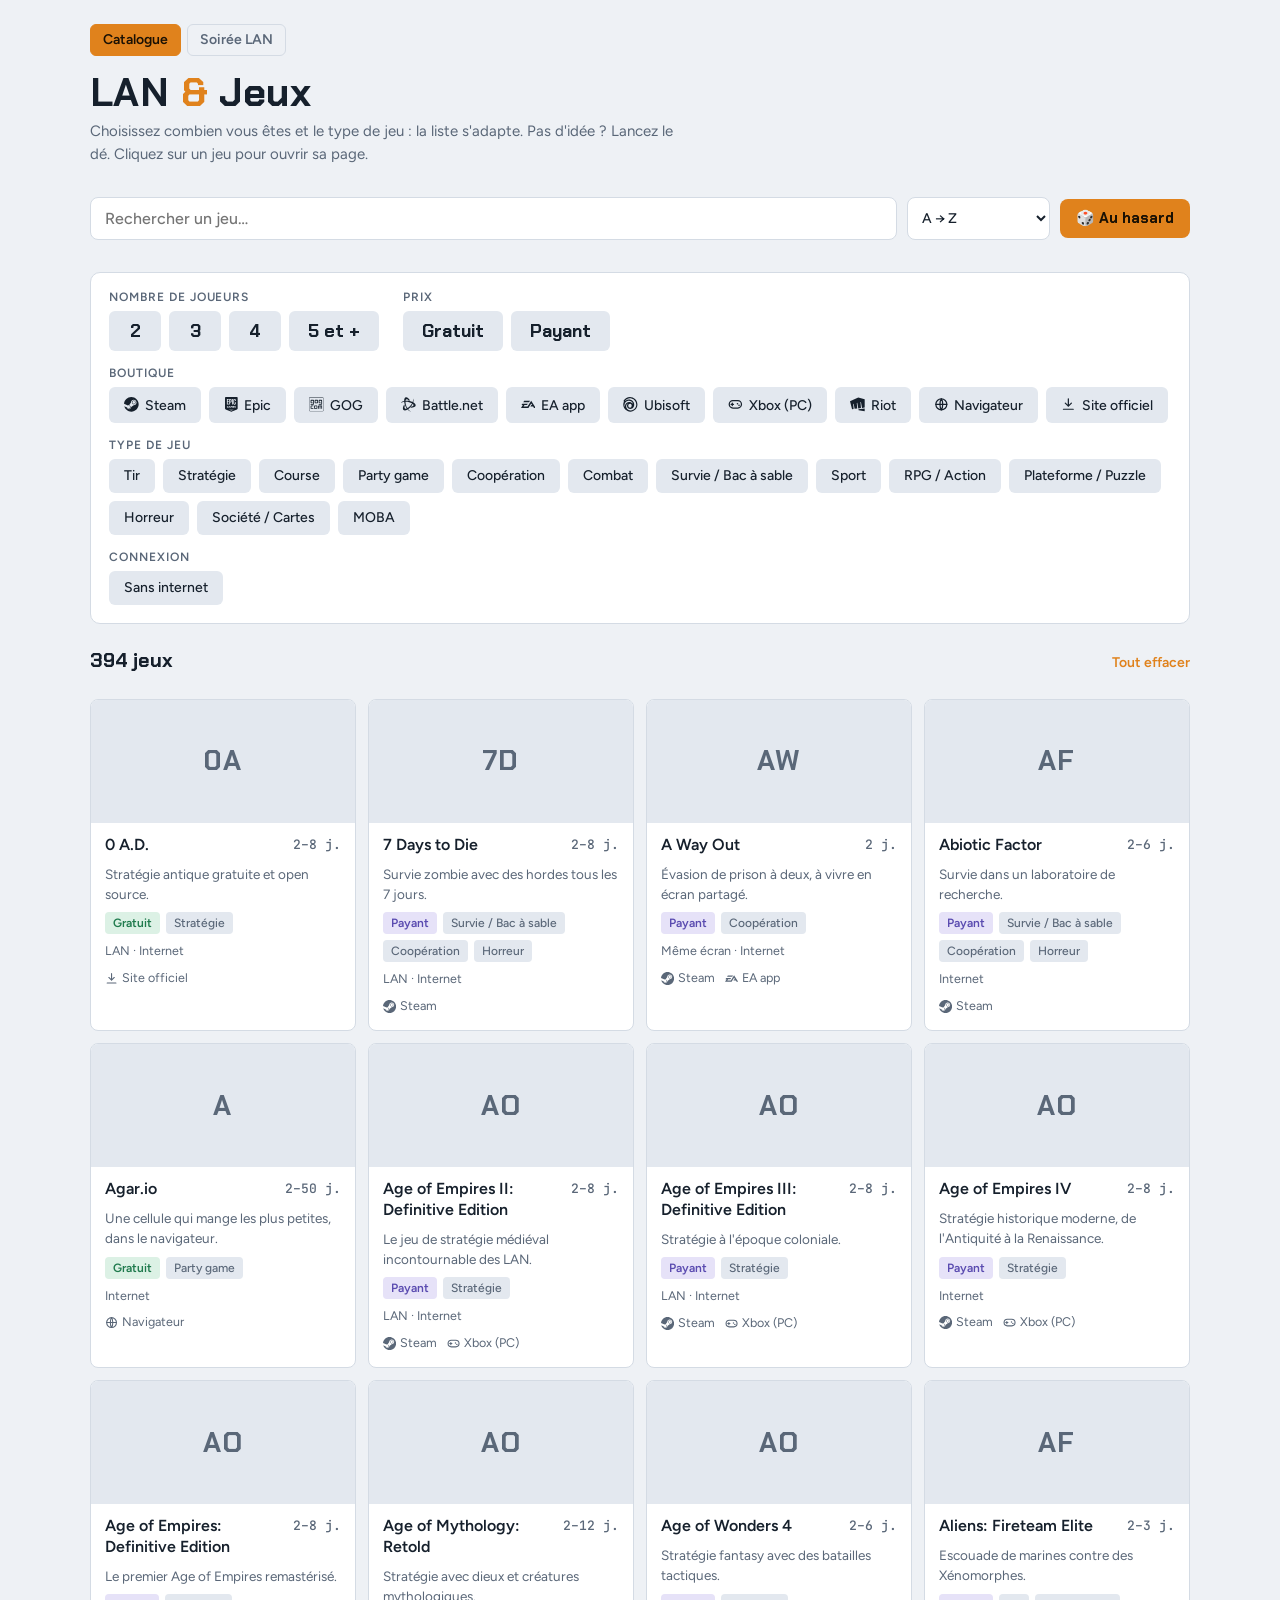
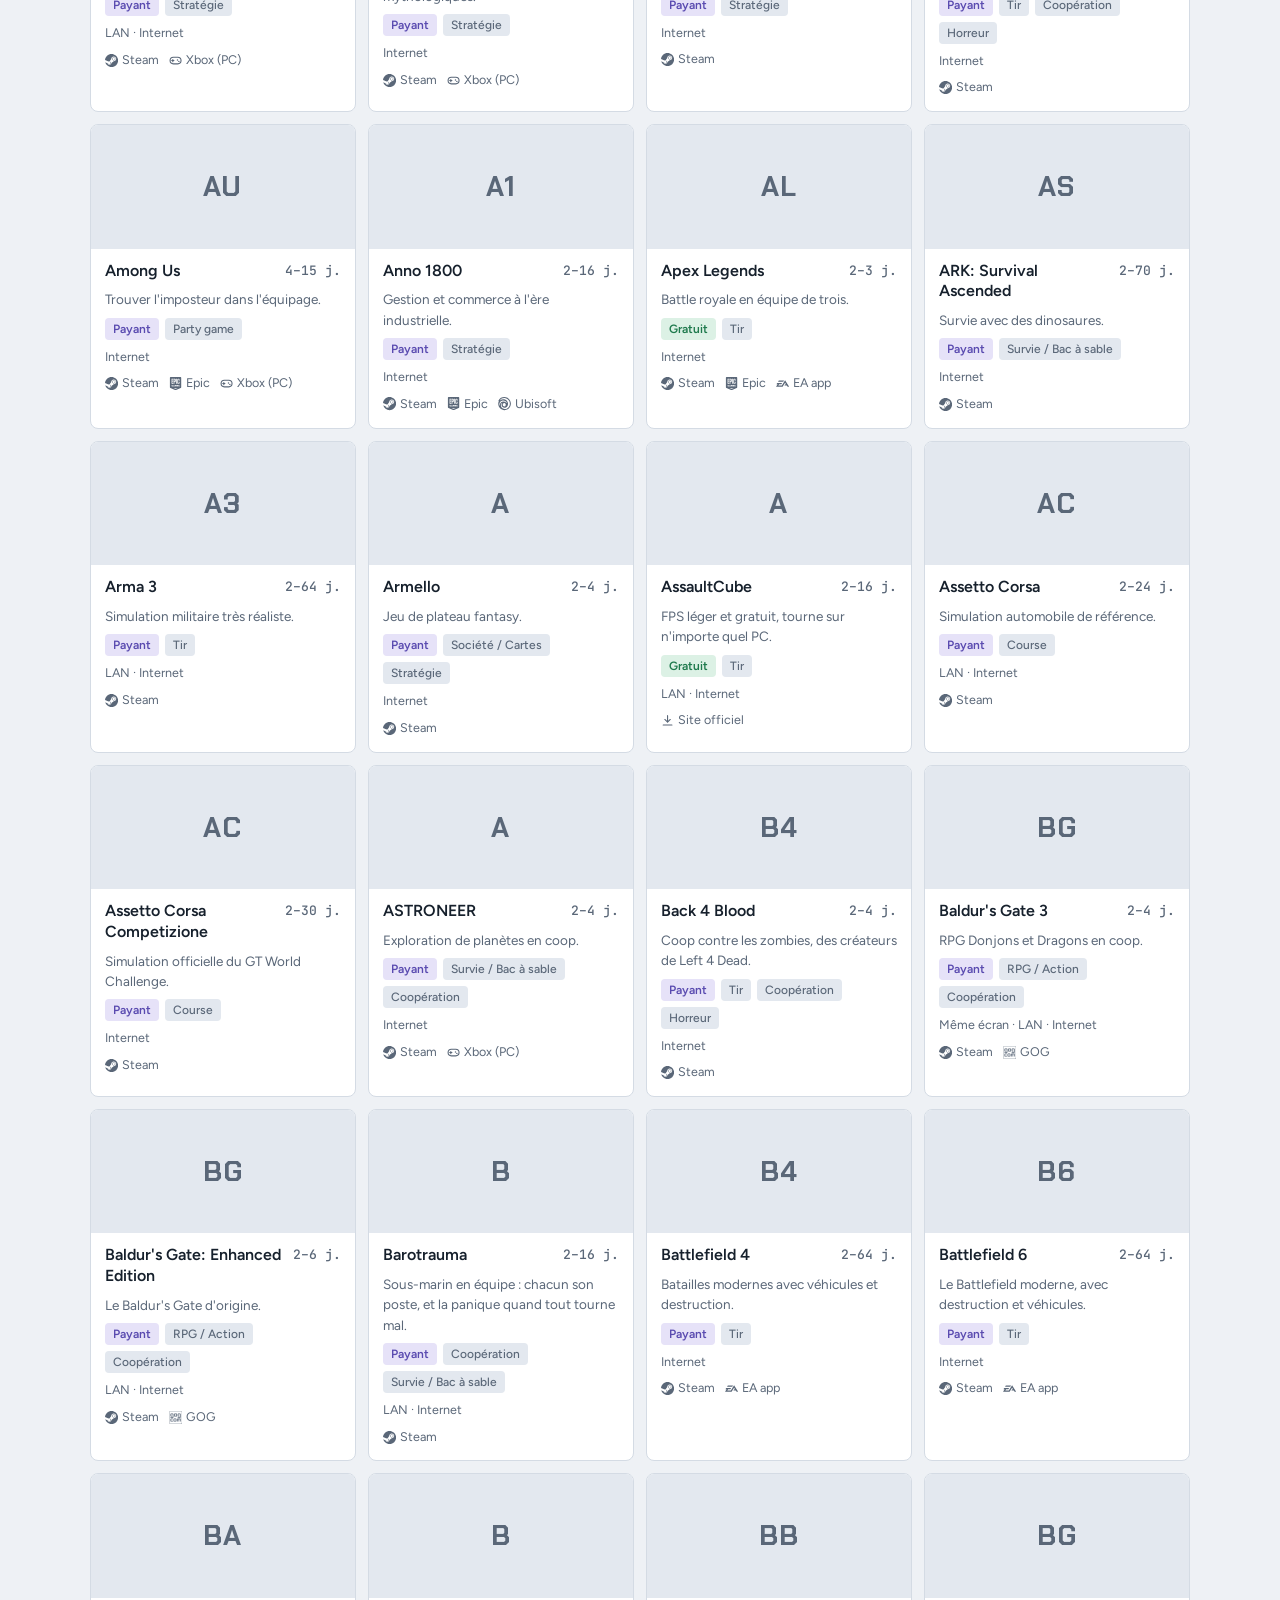
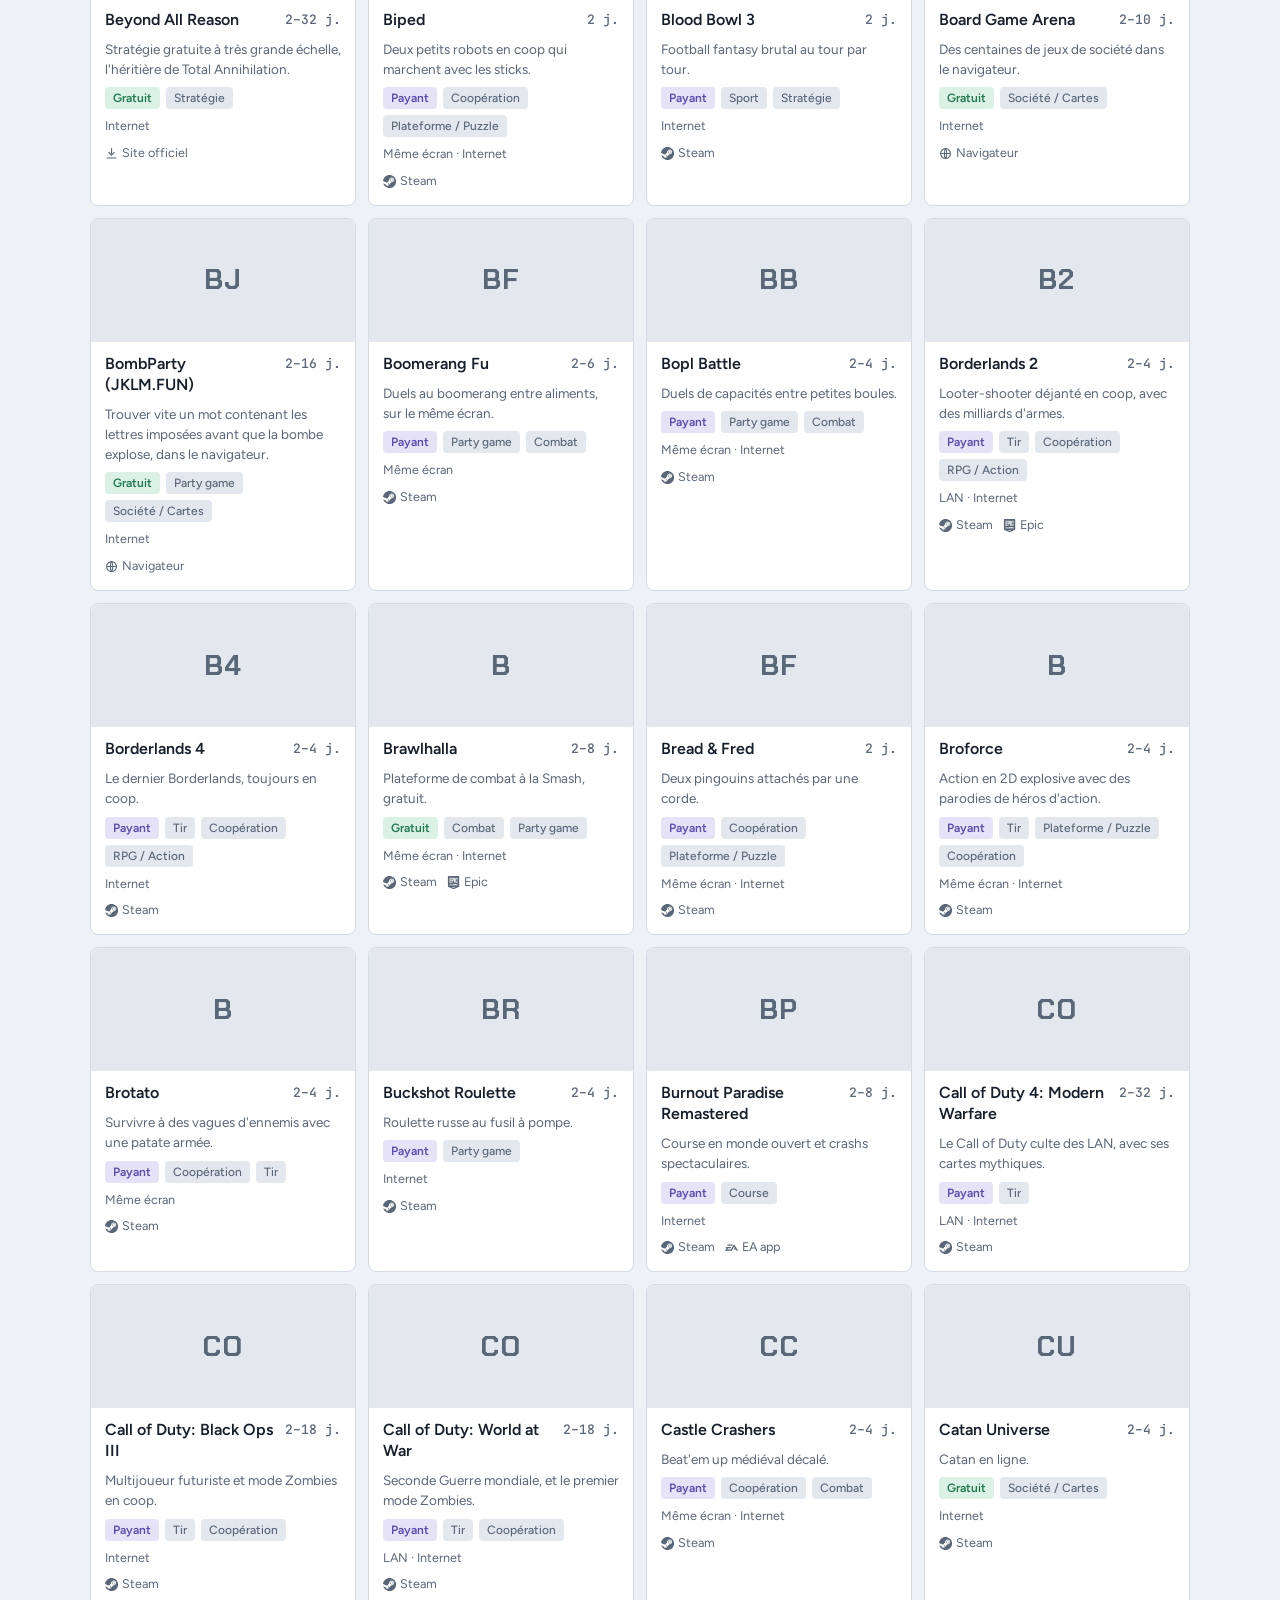
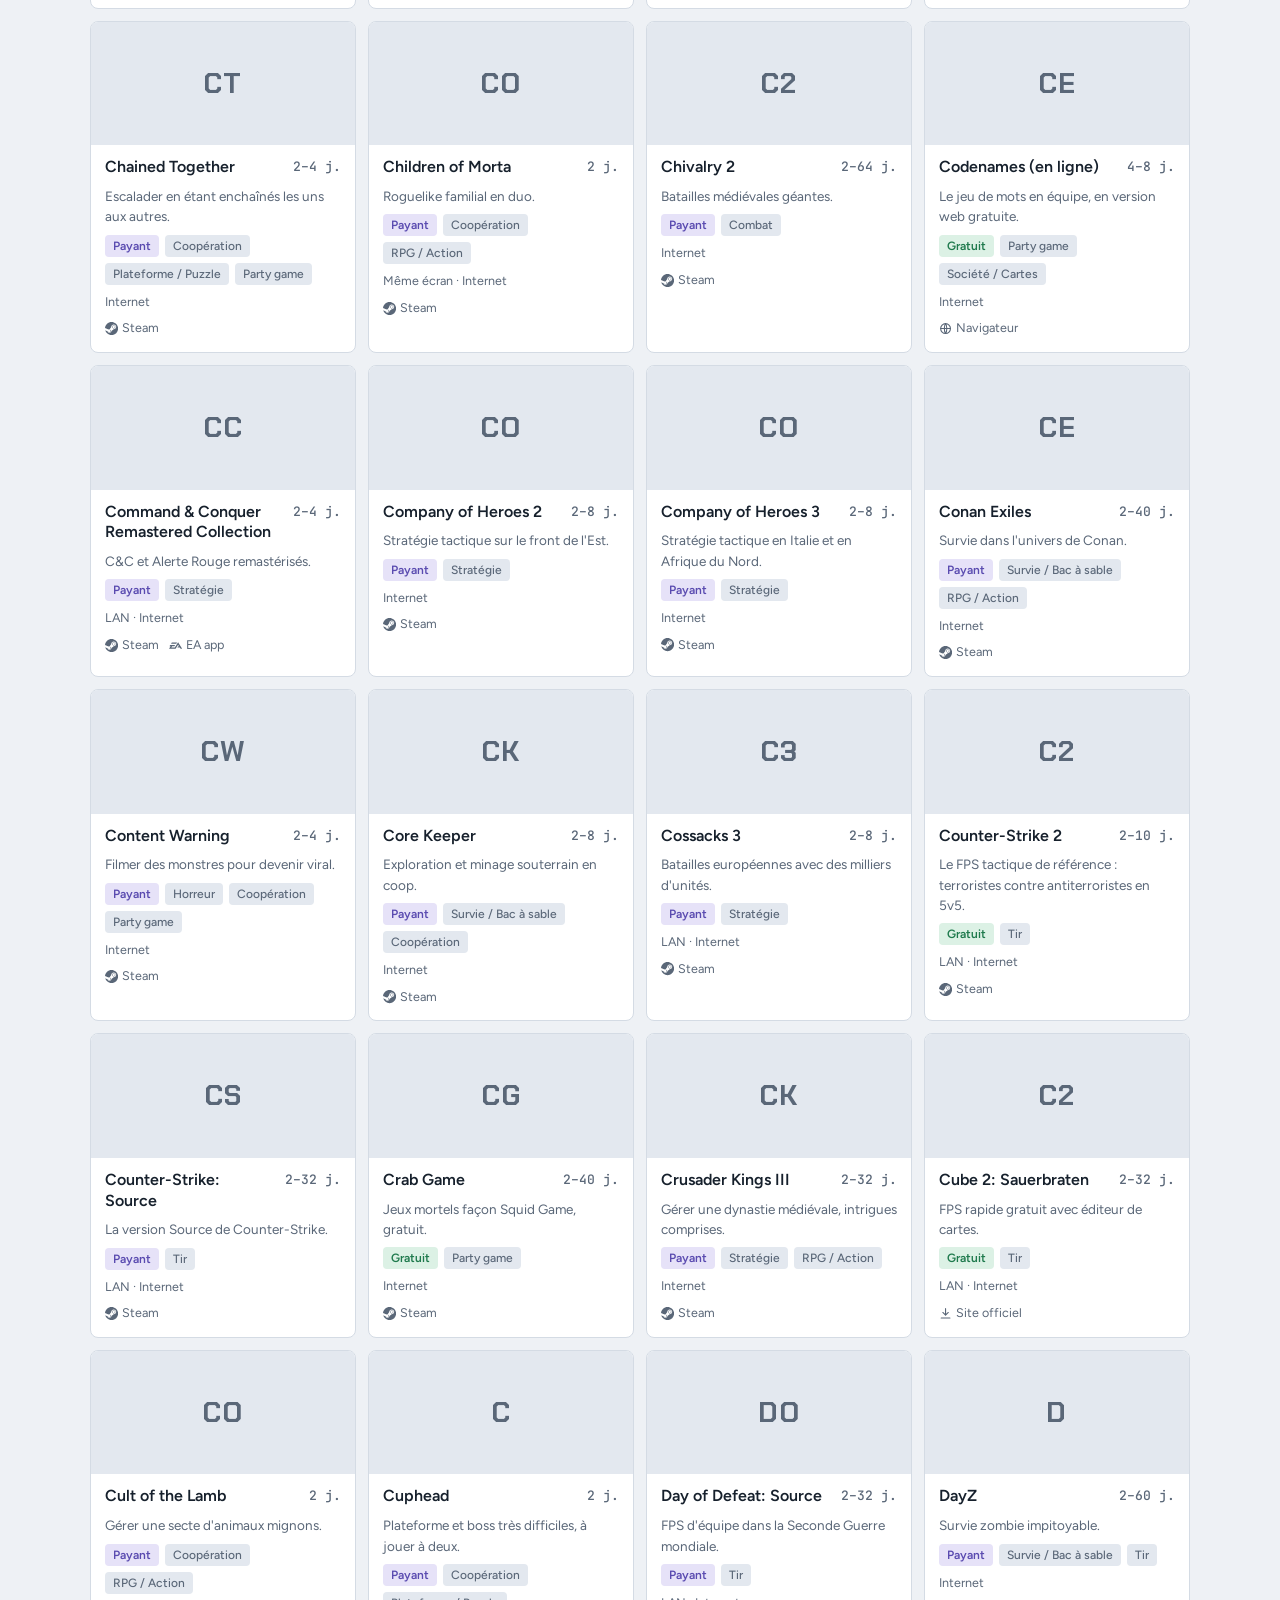
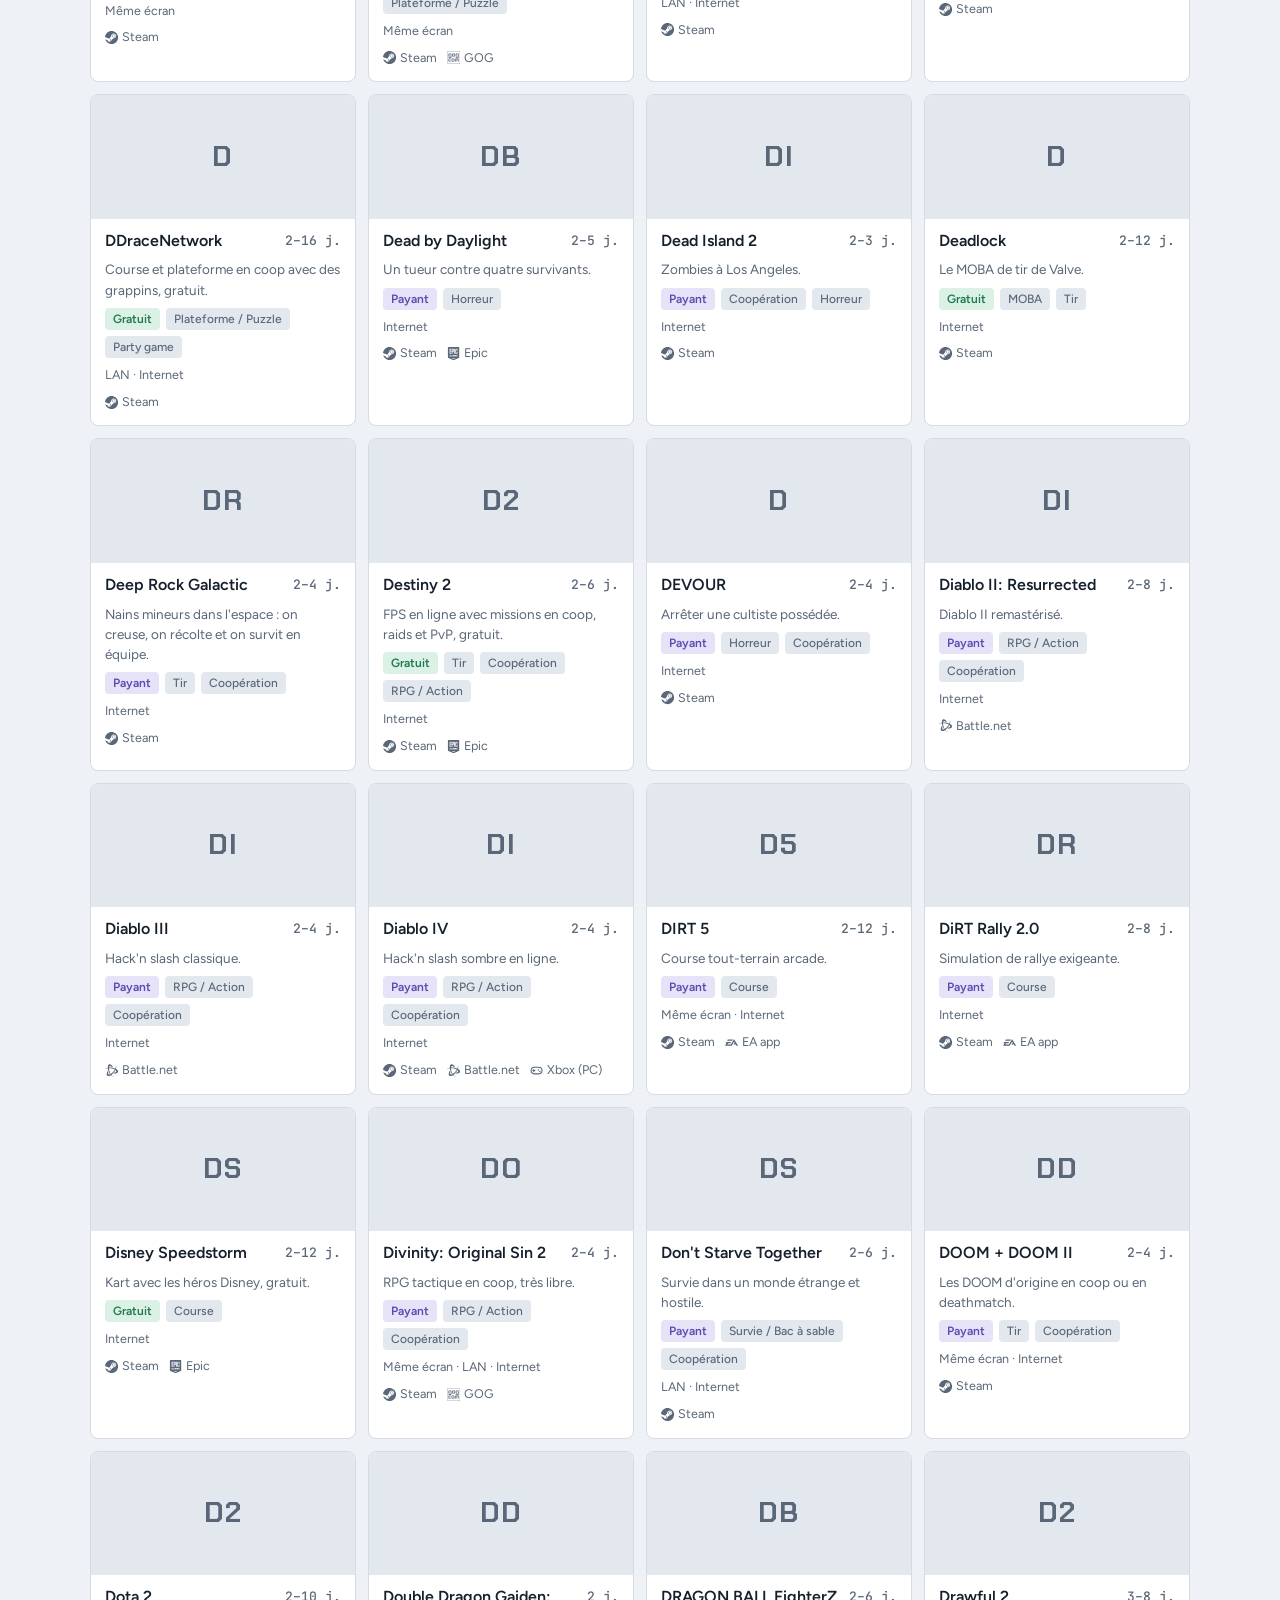
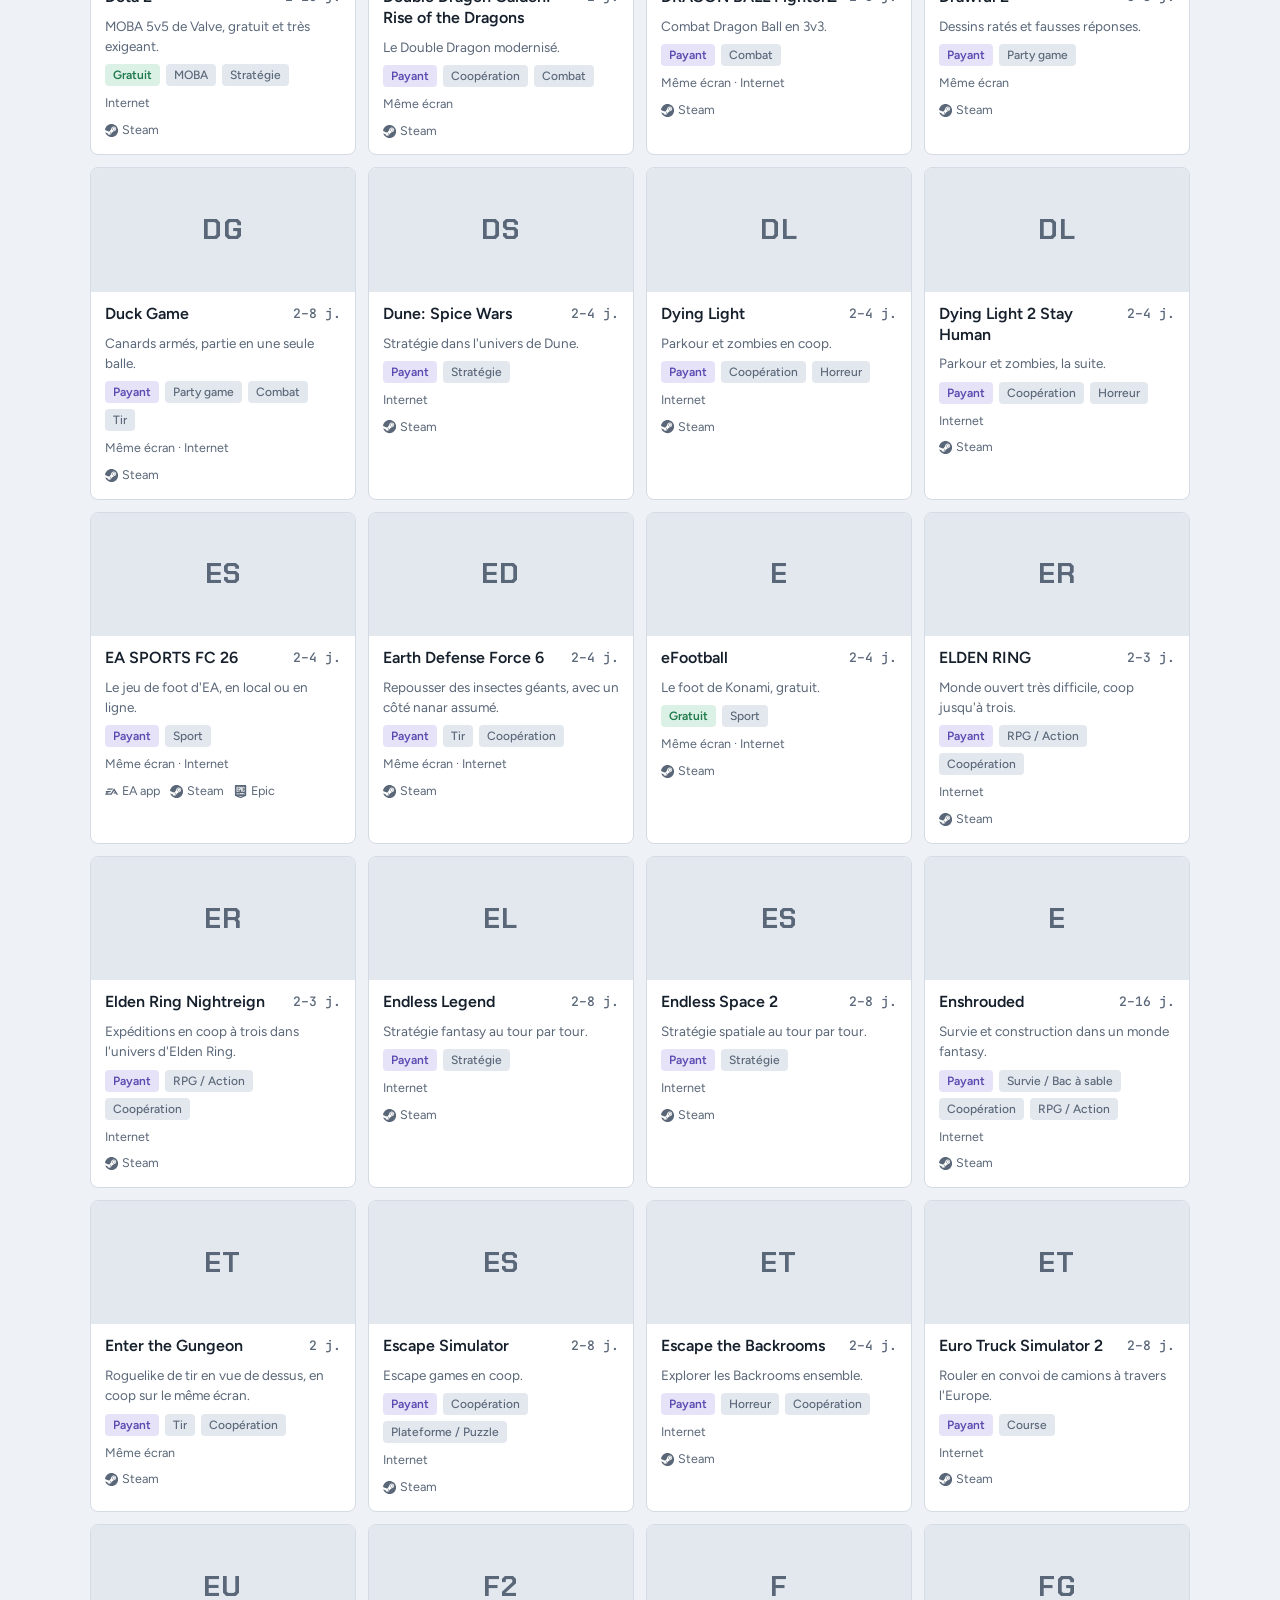
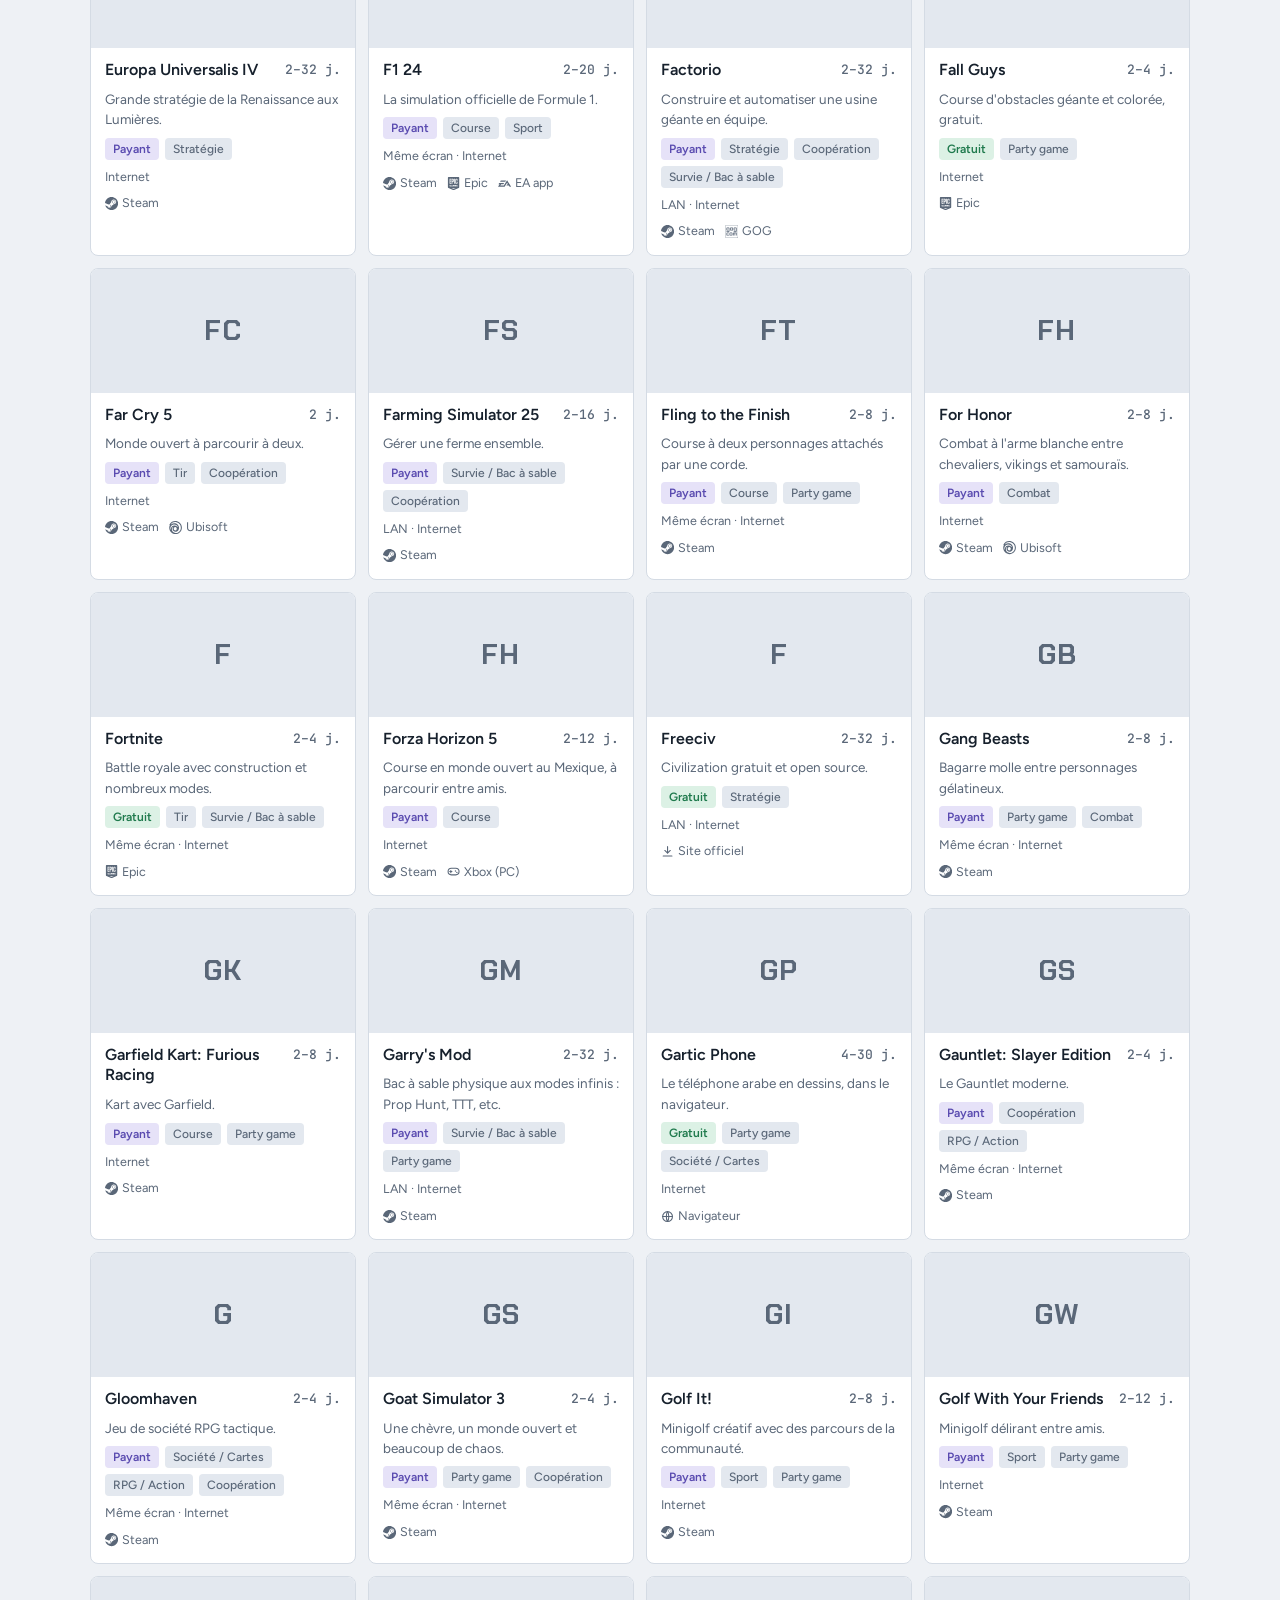
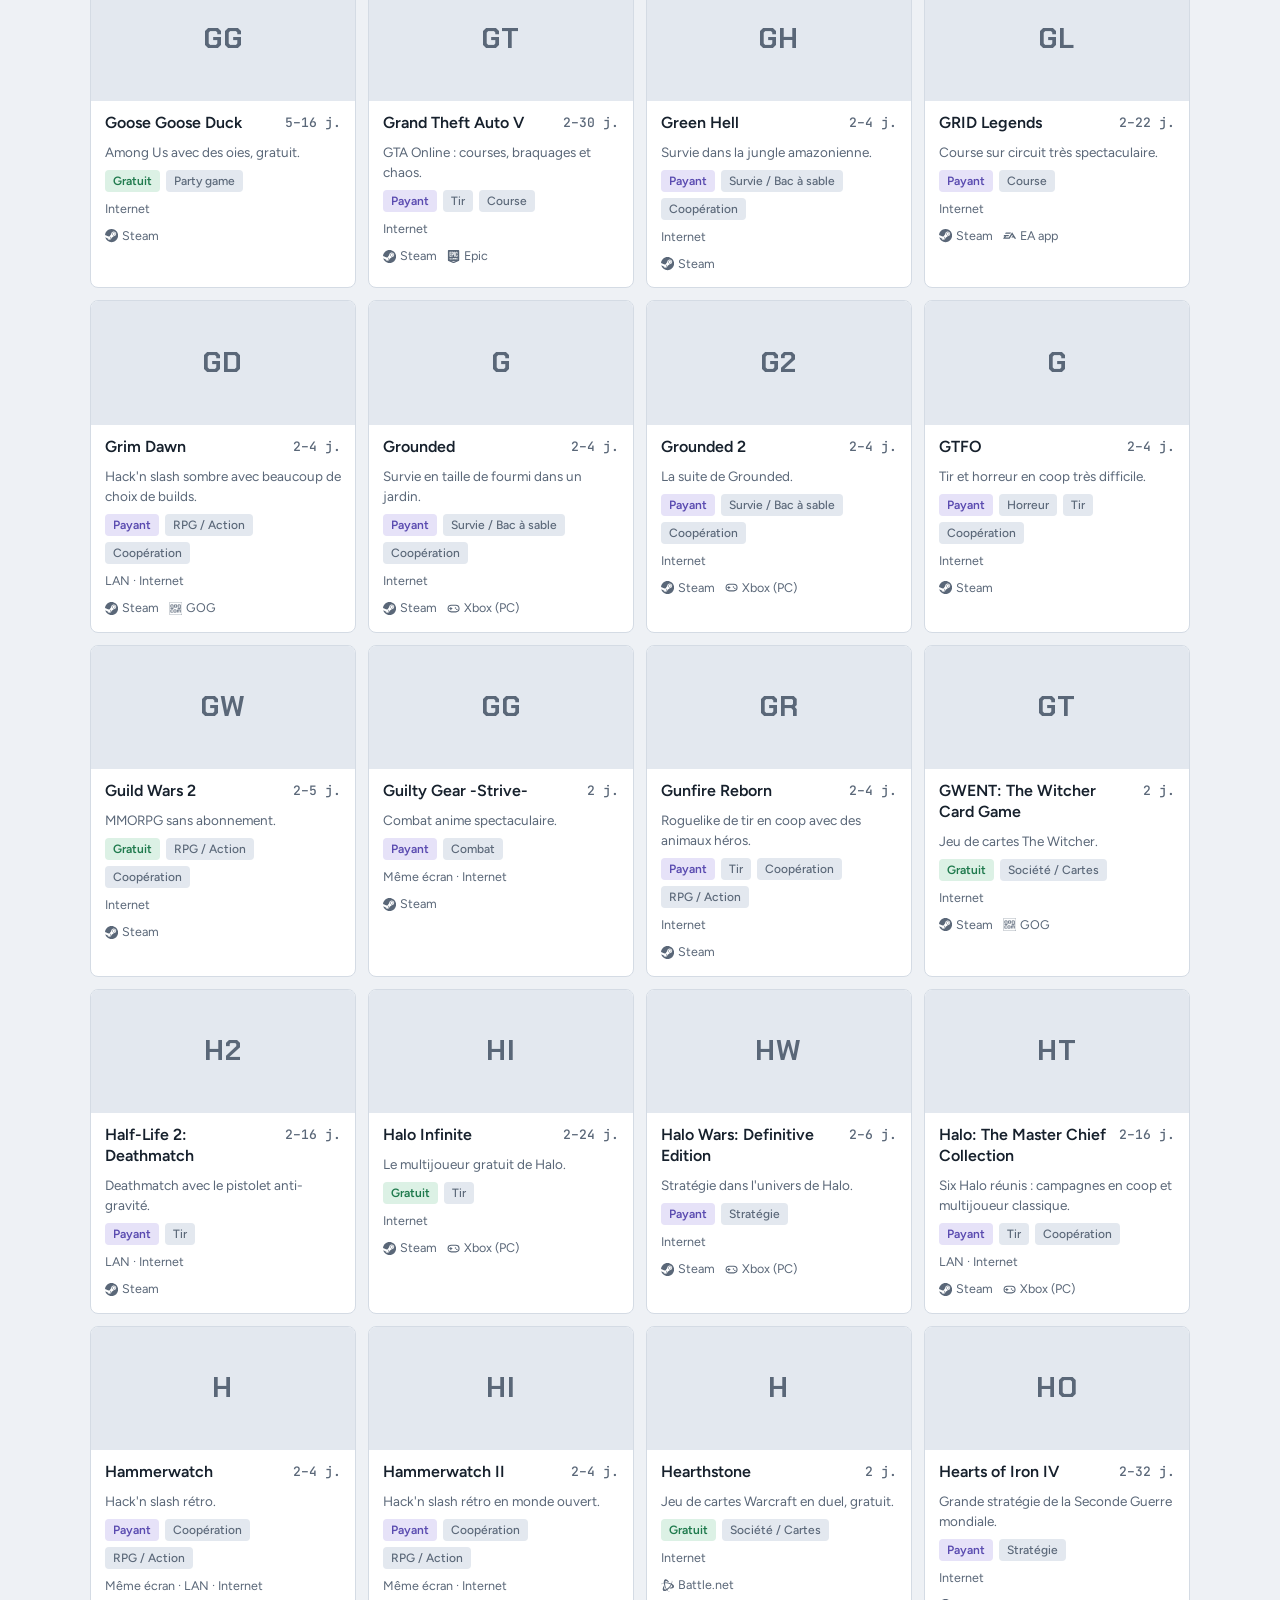
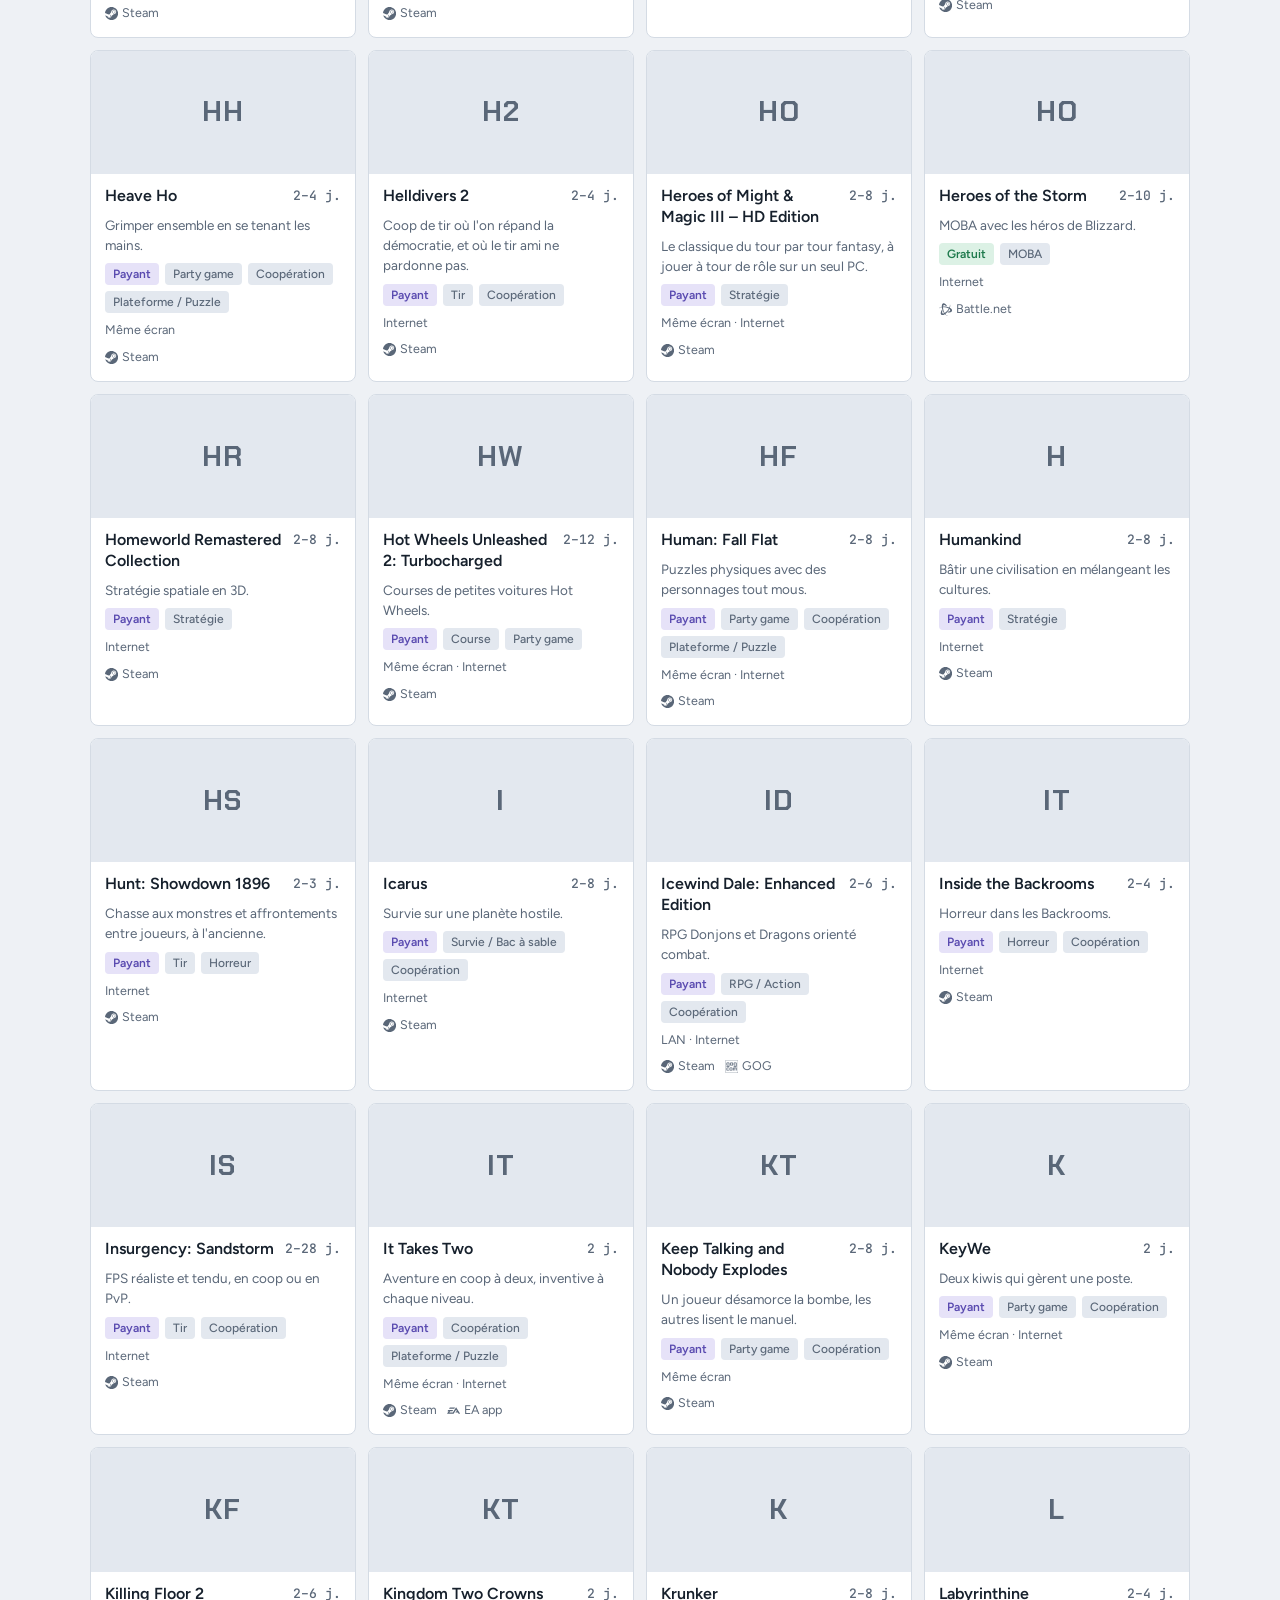
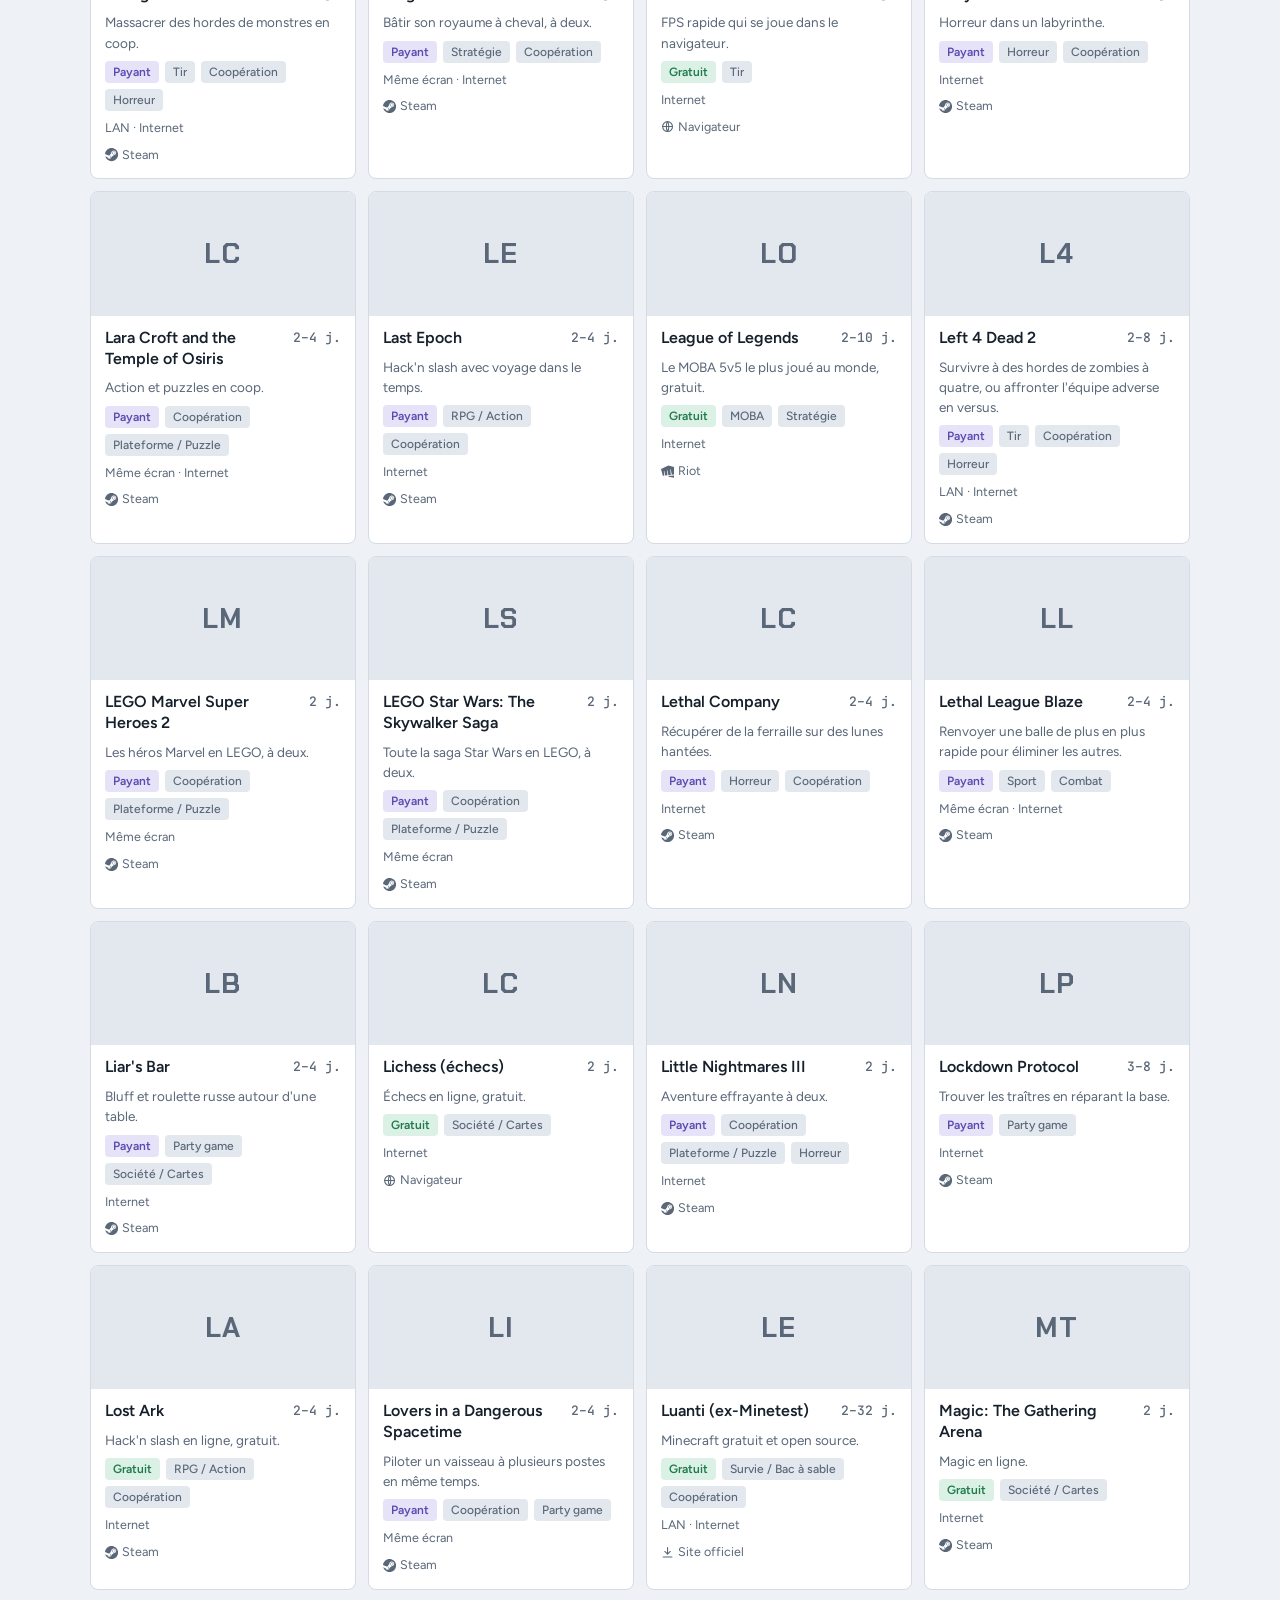
<file: index.html>
<!doctype html>
<html lang="fr">
<title>LAN &amp; Jeux</title>
<meta charset="utf-8">
<meta name="description" content="Près de 400 jeux multijoueurs à jouer en LAN, à filtrer par nombre de joueurs, type de jeu, boutique, prix et connexion.">
<meta property="og:type" content="website">
<meta property="og:site_name" content="LAN &amp; Jeux">
<meta property="og:title" content="LAN &amp; Jeux : quel jeu lancer en LAN ?">
<meta property="og:description" content="Près de 400 jeux multijoueurs à jouer en LAN, à filtrer par nombre de joueurs, type de jeu, boutique, prix et connexion.">
<meta property="og:url" content="https://jvtechsolutions60-a11y.github.io/lan-jeux/">
<meta property="og:image" content="https://jvtechsolutions60-a11y.github.io/lan-jeux/og.png">
<meta property="og:image:width" content="1200">
<meta property="og:image:height" content="630">
<meta property="og:locale" content="fr_FR">
<meta name="twitter:card" content="summary_large_image">
<meta name="theme-color" content="#e0821c">
<link rel="icon" href="favicon.svg" type="image/svg+xml">
<meta name="viewport" content="width=device-width, initial-scale=1, viewport-fit=cover">
<meta name="claude:viewport-fit-sides" content="cover">
<link rel="preconnect" href="https://fonts.googleapis.com">
<link rel="preconnect" href="https://fonts.gstatic.com" crossorigin>
<link rel="stylesheet" href="https://fonts.googleapis.com/css2?family=Chakra+Petch:wght@500;700&family=Figtree:wght@400;500;600&family=JetBrains+Mono:wght@500&display=swap">
<link rel="stylesheet" href="style.css?v=6">

<div class="wrap">
  <header>
    <nav class="nav"><a href="./" aria-current="page">Catalogue</a><a href="soiree.html">Soirée LAN</a></nav>
    <h1>LAN <span>&amp;</span> Jeux</h1>
    <p>Choisissez combien vous êtes et le type de jeu : la liste s'adapte. Pas d'idée ? Lancez le dé. Cliquez sur un jeu pour ouvrir sa page.</p>
  </header>

  <div class="toolbar">
    <input class="search" id="search" type="search" placeholder="Rechercher un jeu…" aria-label="Rechercher un jeu par son nom" autocomplete="off">
    <select class="sort" id="sort" aria-label="Trier">
      <option value="name">A → Z</option>
      <option value="max">+ de joueurs</option>
      <option value="free">Gratuits d'abord</option>
    </select>
    <button class="filters-toggle" id="filters-toggle" type="button" aria-expanded="false" aria-controls="filters">Filtres <span id="filters-n"></span></button>
    <button class="dice" id="dice" type="button">🎲 Au hasard</button>
  </div>

  <section class="pick" id="pick" hidden aria-live="polite">
    <div class="pick-head">
      <strong>Ce soir, on joue à…</strong>
      <div class="pick-actions">
        <button class="ghost" id="reroll" type="button">Relancer</button>
        <button class="ghost" id="close-pick" type="button">Fermer</button>
      </div>
    </div>
    <div id="pick-card"></div>
  </section>

  <section class="filters collapsed" id="filters" aria-label="Filtres">
    <div class="row">
      <div class="group">
        <div class="label" id="lbl-players">Nombre de joueurs</div>
        <div class="chips" id="players" role="group" aria-labelledby="lbl-players"></div>
      </div>
      <div class="group">
        <div class="label" id="lbl-price">Prix</div>
        <div class="chips" id="price" role="group" aria-labelledby="lbl-price"></div>
      </div>
    </div>
    <div class="group">
      <div class="label" id="lbl-stores">Boutique</div>
      <div class="chips" id="stores" role="group" aria-labelledby="lbl-stores"></div>
    </div>
    <div class="group">
      <div class="label" id="lbl-types">Type de jeu</div>
      <div class="chips" id="types" role="group" aria-labelledby="lbl-types"></div>
    </div>
    <div class="group">
      <div class="label" id="lbl-net">Connexion</div>
      <div class="chips" id="net" role="group" aria-labelledby="lbl-net"></div>
    </div>
  </section>

  <div class="summary">
    <div class="count" id="count" aria-live="polite"></div>
    <button class="reset" id="reset" type="button">Tout effacer</button>
  </div>
  <div class="grid" id="grid"></div>

  <footer><a href="https://github.com/jvtechsolutions60-a11y/lan-jeux/issues/new" target="_blank" rel="noopener">Proposer un jeu ou signaler une erreur</a> · Images : Steam. Boutiques indiquées : les principales, la liste n'est pas exhaustive. Les nombres de joueurs indiqués sont ceux du multijoueur. Un jeu marqué « Internet » demande une connexion, même en LAN. · <span class="version">Version 2.4 du 20/10/2026</span></footer>
</div>

<script src="games.js?v=8"></script>
<script>
const TYPES = {
  tir: "Tir", strategie: "Stratégie", course: "Course", party: "Party game", coop: "Coopération",
  combat: "Combat", survie: "Survie / Bac à sable", sport: "Sport", rpg: "RPG / Action",
  plateforme: "Plateforme / Puzzle", horreur: "Horreur", societe: "Société / Cartes", moba: "MOBA"
};
const MODES = { l: "LAN", e: "Même écran", o: "Internet" };
const PLAYERS = [["2", 2], ["3", 3], ["4", 4], ["5 et +", 5]];

const norm = t => t.normalize("NFD").replace(/[\u0300-\u036f]/g, "").toLowerCase();
const STORES = window.STORES;
const games = (window.GAMES || []).map(([name, min, max, types, free, modes, link, desc]) => ({
  name, min, max, desc: desc || "", types: types.split(" "), free: !!free, modes: modes.split(""),
  key: norm(name), ...window.gameLinks(name, link)
}));

const state = { players: null, types: new Set(), stores: new Set(), price: null, offline: false, q: "", sort: "name" };
const SORTS = {
  name: (a, b) => a.name.localeCompare(b.name, "fr"),
  max: (a, b) => b.max - a.max || a.name.localeCompare(b.name, "fr"),
  free: (a, b) => (b.free - a.free) || a.name.localeCompare(b.name, "fr")
};

function chip(label, pressed, onClick, big, icon) {
  const b = document.createElement("button");
  b.type = "button"; b.className = "chip" + (big ? " big" : "");
  b.textContent = label;
  if (icon) b.insertAdjacentHTML("afterbegin", icon); b.setAttribute("aria-pressed", pressed);
  b.addEventListener("click", onClick);
  return b;
}

function renderFilters() {
  const p = document.getElementById("players"); p.replaceChildren();
  PLAYERS.forEach(([label, n]) => p.append(chip(label, state.players === n, () => {
    state.players = state.players === n ? null : n; update();
  }, true)));

  const t = document.getElementById("types"); t.replaceChildren();
  Object.entries(TYPES).forEach(([key, label]) => t.append(chip(label, state.types.has(key), () => {
    state.types.has(key) ? state.types.delete(key) : state.types.add(key); update();
  })));

  const st = document.getElementById("stores"); st.replaceChildren();
  Object.entries(STORES).forEach(([key, label]) => st.append(chip(label, state.stores.has(key), () => {
    state.stores.has(key) ? state.stores.delete(key) : state.stores.add(key); update();
  }, false, window.storeIcon(key))));

  const pr = document.getElementById("price"); pr.replaceChildren();
  [["Gratuit", "free"], ["Payant", "paid"]].forEach(([label, v]) => pr.append(chip(label, state.price === v, () => {
    state.price = state.price === v ? null : v; update();
  }, true)));

  const nt = document.getElementById("net"); nt.replaceChildren();
  nt.append(chip("Sans internet", state.offline, () => { state.offline = !state.offline; update(); }));
}

function matches(g) {
  if (state.players !== null) {
    const n = state.players;
    if (n === 5 ? g.max < 5 : (n < g.min || n > g.max)) return false;
  }
  if (state.types.size && !g.types.some(t => state.types.has(t))) return false;
  if (state.stores.size && !g.stores.some(s => state.stores.has(s))) return false;
  if (state.price === "free" && !g.free) return false;
  if (state.price === "paid" && g.free) return false;
  if (state.offline && !g.modes.some(m => m === "l" || m === "e")) return false;
  if (state.q && !g.key.includes(state.q)) return false;
  return true;
}

function cover(g) {
  const box = document.createElement("div"); box.className = "cover";
  const initials = document.createElement("span"); initials.className = "initials";
  initials.textContent = g.name.replace(/[^A-Za-z0-9 ]/g, "").split(" ").filter(Boolean).slice(0, 2).map(w => w[0]).join("").toUpperCase();
  box.append(initials);
  if (g.appid) {
    const img = document.createElement("img");
    img.alt = ""; img.loading = "lazy"; img.decoding = "async";
    const urls = [
      "https://shared.akamai.steamstatic.com/store_item_assets/steam/apps/" + g.appid + "/header.jpg",
      "https://cdn.cloudflare.steamstatic.com/steam/apps/" + g.appid + "/header.jpg"
    ];
    let i = 0;
    img.onerror = () => { i++; if (i < urls.length) img.src = urls[i]; else img.remove(); };
    img.onload = () => initials.remove();
    img.src = urls[0];
    box.append(img);
  }
  return box;
}

function card(g) {
  const a = document.createElement("a");
  a.className = "game"; a.href = g.url; a.target = "_blank"; a.rel = "noopener";
  const range = g.min === g.max ? g.min + " j." : g.min + "–" + g.max + " j.";
  const body = document.createElement("div"); body.className = "body";
  body.innerHTML = `<div class="top"><h2></h2><span class="players">${range}</span></div>
    <p class="desc"></p>
    <div class="tags"><span class="tag price ${g.free ? "free" : "paid"}">${g.free ? "Gratuit" : "Payant"}</span>
    ${g.types.map(t => `<span class="tag">${TYPES[t]}</span>`).join("")}</div>
    <div class="modes">${g.modes.map(m => MODES[m]).join(" · ")}</div>
    <div class="stores">${g.stores.map(s => `<span class="store">${window.storeIcon(s)}${STORES[s]}</span>`).join("")}</div>`;
  body.querySelector("h2").textContent = g.name;
  const d = body.querySelector(".desc");
  if (g.desc) d.textContent = g.desc; else d.remove();
  a.append(cover(g), body);
  return a;
}

let current = [];
function renderGrid() {
  current = games.filter(matches).sort(SORTS[state.sort]);
  const grid = document.getElementById("grid"); grid.replaceChildren();
  document.getElementById("count").textContent =
    current.length + (current.length > 1 ? " jeux" : " jeu");
  document.getElementById("dice").disabled = !current.length;
  if (!current.length) {
    const e = document.createElement("p"); e.className = "empty";
    e.textContent = "Aucun jeu ne correspond. Retirez un filtre pour élargir la recherche.";
    grid.append(e); return;
  }
  const frag = document.createDocumentFragment();
  for (const g of current) frag.append(card(g));
  grid.append(frag);
}

function roll() {
  if (!current.length) return;
  const g = current[Math.floor(Math.random() * current.length)];
  const box = document.getElementById("pick");
  document.getElementById("pick-card").replaceChildren(card(g));
  box.hidden = false;
  box.scrollIntoView({ behavior: matchMedia("(prefers-reduced-motion: reduce)").matches ? "auto" : "smooth", block: "nearest" });
}
document.getElementById("dice").addEventListener("click", roll);
document.getElementById("reroll").addEventListener("click", roll);
document.getElementById("close-pick").addEventListener("click", () => { document.getElementById("pick").hidden = true; });
document.getElementById("search").addEventListener("input", e => { state.q = norm(e.target.value.trim()); renderGrid(); });
document.getElementById("sort").addEventListener("change", e => { state.sort = e.target.value; renderGrid(); });

function update() {
  renderFilters(); renderGrid();
  const n = (state.players !== null) + state.types.size + state.stores.size + (state.price !== null) + state.offline;
  document.getElementById("filters-n").textContent = n ? "(" + n + ")" : "";
}
document.getElementById("filters-toggle").addEventListener("click", e => {
  const f = document.getElementById("filters");
  f.classList.toggle("collapsed");
  e.currentTarget.setAttribute("aria-expanded", !f.classList.contains("collapsed"));
});
document.getElementById("reset").addEventListener("click", () => {
  state.players = null; state.types.clear(); state.stores.clear(); state.price = null; state.offline = false;
  state.q = ""; document.getElementById("search").value = ""; update();
});
update();
</script>
</file>
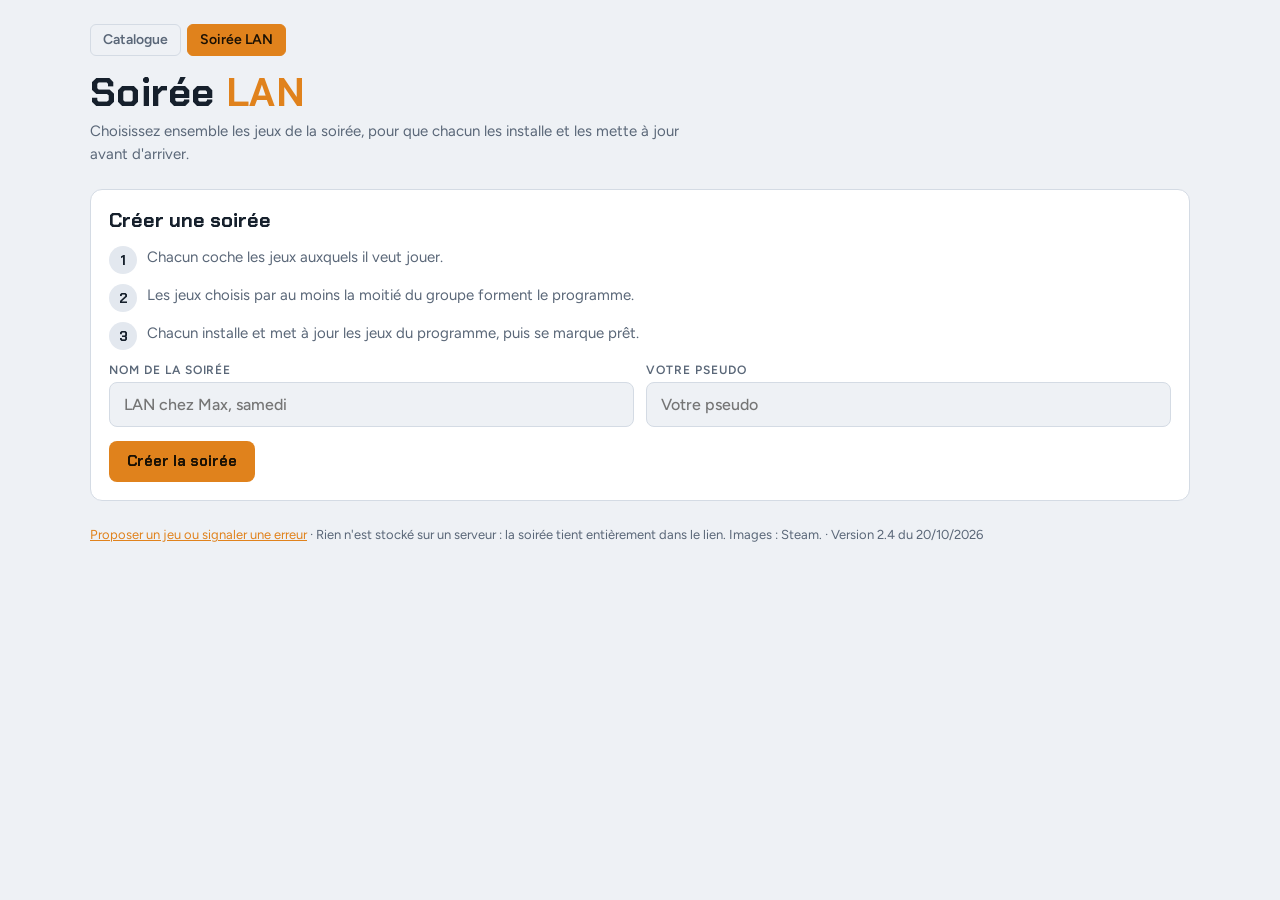
<file: soiree.html>
<!doctype html>
<html lang="fr">
<title>Soirée LAN · LAN &amp; Jeux</title>
<meta charset="utf-8">
<meta name="description" content="Choisissez ensemble les jeux de votre soirée LAN et vérifiez que chacun les a installés et mis à jour avant d'arriver.">
<meta property="og:type" content="website">
<meta property="og:site_name" content="LAN &amp; Jeux">
<meta property="og:title" content="Soirée LAN : choisissez les jeux ensemble">
<meta property="og:description" content="Choisissez ensemble les jeux de votre soirée LAN et vérifiez que chacun les a installés et mis à jour avant d'arriver.">
<meta property="og:url" content="https://jvtechsolutions60-a11y.github.io/lan-jeux/soiree.html">
<meta property="og:image" content="https://jvtechsolutions60-a11y.github.io/lan-jeux/og.png">
<meta property="og:image:width" content="1200">
<meta property="og:image:height" content="630">
<meta property="og:locale" content="fr_FR">
<meta name="twitter:card" content="summary_large_image">
<meta name="theme-color" content="#e0821c">
<link rel="icon" href="favicon.svg" type="image/svg+xml">
<meta name="viewport" content="width=device-width, initial-scale=1, viewport-fit=cover">
<meta name="claude:viewport-fit-sides" content="cover">
<link rel="preconnect" href="https://fonts.googleapis.com">
<link rel="preconnect" href="https://fonts.gstatic.com" crossorigin>
<link rel="stylesheet" href="https://fonts.googleapis.com/css2?family=Chakra+Petch:wght@500;700&family=Figtree:wght@400;500;600&family=JetBrains+Mono:wght@500&display=swap">
<link rel="stylesheet" href="style.css?v=6">
<style>
body { padding-bottom: calc(96px + env(safe-area-inset-bottom, 0px)); }
.panel { background: var(--panel); border: 1px solid var(--line); border-radius: 12px; padding: 18px; display: grid; gap: 14px; min-width: 0; }
.panel h2 { font: 700 20px/1.2 var(--display); margin: 0; }
.panel p { margin: 0; color: var(--muted); }
.steps { margin: 0; padding: 0; list-style: none; display: grid; gap: 10px; counter-reset: s; }
.steps li { counter-increment: s; display: grid; grid-template-columns: 28px minmax(0, 1fr); gap: 10px; align-items: start; color: var(--muted); }
.steps li::before { content: counter(s); font: 700 14px/28px var(--display); text-align: center; width: 28px; height: 28px; border-radius: 50%; background: var(--chip); color: var(--fg); }
.field { display: grid; gap: 6px; }
.field label { font: 600 12px/1 var(--body); text-transform: uppercase; letter-spacing: .08em; color: var(--muted); }
.input { font: 500 16px/1.2 var(--body); color: var(--fg); background: var(--bg); border: 1px solid var(--line); border-radius: 8px; padding: 12px 14px; width: 100%; min-width: 0; }
.input:focus-visible { outline: 2px solid var(--accent); outline-offset: 1px; }
.btn { font: 700 15px/1 var(--display); color: var(--accent-fg); background: var(--accent); border: 0; border-radius: 8px; padding: 13px 18px; cursor: pointer; white-space: nowrap; }
.btn:hover { filter: brightness(1.06); }
.btn:focus-visible { outline: 2px solid var(--fg); outline-offset: 2px; }
.actions { display: flex; flex-wrap: wrap; gap: 8px; align-items: center; }
.hint { font-size: 13px; color: var(--muted); }
.two { display: grid; grid-template-columns: repeat(auto-fit, minmax(220px, 1fr)); gap: 12px; }

/* En-tête de soirée */
.party-head { display: grid; gap: 12px; }
.party-head .line { display: flex; flex-wrap: wrap; justify-content: space-between; align-items: baseline; gap: 8px; }
.party-head h2 { font: 700 24px/1.15 var(--display); margin: 0; overflow-wrap: anywhere; }
.players-list { display: flex; flex-wrap: wrap; gap: 8px; }
.player { display: inline-flex; align-items: center; gap: 8px; font: 500 14px/1 var(--body); background: var(--chip); border-radius: 999px; padding: 5px 6px 5px 12px; }
.player .meter { font: 500 11.5px var(--mono); color: var(--muted); }
.player.ready-all .meter { color: var(--free); }
.player button { border: 0; background: none; color: var(--muted); cursor: pointer; font-size: 13px; line-height: 1; padding: 4px 6px; border-radius: 999px; }
.player button:hover { color: var(--fg); background: var(--line); }
.player.me { box-shadow: inset 0 0 0 2px var(--accent); }
.player button:focus-visible, .tab:focus-visible, .linkish:focus-visible { outline: 2px solid var(--accent); outline-offset: 2px; }
.linkish { background: none; border: 0; color: var(--accent); font: 600 13px var(--body); cursor: pointer; padding: 0; }
.mergebox { display: flex; flex-wrap: wrap; gap: 8px; }

/* Onglets d'étapes */
.tabs { display: grid; grid-template-columns: repeat(3, minmax(0, 1fr)); gap: 6px; background: var(--chip); padding: 5px; border-radius: 12px; position: sticky; top: env(safe-area-inset-top, 0px); z-index: 5; }
.tab { display: flex; align-items: center; justify-content: center; gap: 8px; border: 0; background: none; color: var(--muted); font: 600 14px/1.1 var(--body); padding: 11px 8px; border-radius: 8px; cursor: pointer; min-width: 0; }
.tab .n { font: 700 12px/1 var(--display); color: var(--muted); }
.tab[aria-selected="true"] { background: var(--panel); color: var(--fg); box-shadow: 0 1px 2px rgba(0,0,0,.08); }
.tab .badge { font: 700 11px/1 var(--mono); padding: 4px 6px; border-radius: 999px; background: var(--line); color: var(--fg); }
.tab .badge.todo { background: var(--accent); color: var(--accent-fg); }
.tab .badge.done { background: var(--free-bg); color: var(--free); }
@media (max-width: 480px) { .tab .n { display: none; } .tab { font-size: 13px; } }

/* Listes */
.toolbar2 { display: grid; gap: 10px; }
.list { border: 1px solid var(--line); border-radius: 10px; overflow: hidden; }
.list.scroll { max-height: min(60vh, 560px); overflow-y: auto; }
.item { display: grid; grid-template-columns: auto 72px minmax(0, 1fr) auto; gap: 12px; align-items: center; padding: 8px 12px; border-bottom: 1px solid var(--line); cursor: pointer; }
.item:last-child { border-bottom: 0; }
.item:hover { background: color-mix(in srgb, var(--chip) 60%, transparent); }
.item.on { background: color-mix(in srgb, var(--accent) 10%, transparent); }
.item input { width: 20px; height: 20px; accent-color: var(--accent); margin: 0; cursor: pointer; }
.thumb { width: 72px; aspect-ratio: 231 / 87; border-radius: 4px; background: var(--chip); overflow: hidden; display: grid; place-items: center; font: 700 12px var(--display); color: var(--muted); max-width: 100%; }
.thumb img { width: 100%; height: 100%; object-fit: cover; display: block; }
.item .txt { display: grid; gap: 2px; min-width: 0; }
.item .nm { font-weight: 600; overflow-wrap: anywhere; }
.item .sub { font-size: 12.5px; color: var(--muted); }
.item .sub .by { color: var(--free); font-weight: 600; }
.item .pl { font: 500 12px var(--mono); color: var(--muted); white-space: nowrap; }
.item a { font: 600 13px var(--body); color: var(--accent); white-space: nowrap; }
.empty { padding: 18px; color: var(--muted); text-align: center; }

/* Programme */
.prog { display: grid; gap: 10px; }
.pcard { display: grid; grid-template-columns: 120px minmax(0, 1fr); gap: 14px; align-items: center; padding: 12px; border: 1px solid var(--line); border-radius: 10px; background: var(--panel); }
.pcard .thumb { width: 120px; }
.pcard .txt { display: grid; gap: 6px; min-width: 0; }
.pcard .top { display: flex; justify-content: space-between; gap: 8px; align-items: baseline; flex-wrap: wrap; }
.pcard h3 { font: 600 16px/1.25 var(--body); margin: 0; overflow-wrap: anywhere; }
.pcard .meta { font-size: 12.5px; color: var(--muted); }
.bar { height: 6px; border-radius: 999px; background: var(--chip); overflow: hidden; }
.bar i { display: block; height: 100%; background: var(--free); border-radius: 999px; }
.ready { display: flex; flex-wrap: wrap; gap: 4px; }
.ready span { font-size: 11.5px; padding: 3px 8px; border-radius: 999px; background: var(--chip); color: var(--muted); }
.ready span.ok { background: var(--free-bg); color: var(--free); }
.pcard.dim { opacity: .85; }
.pcard .veto { justify-self: start; font-size: 12.5px; color: var(--muted); }
.pcard .veto:hover { color: var(--paid); }
@media (max-width: 480px) { .pcard { grid-template-columns: 84px minmax(0, 1fr); gap: 10px; } .pcard .thumb { width: 84px; } }
.section-title { font: 700 16px/1.2 var(--display); margin: 6px 0 0; }
.done-msg { color: var(--free); font-weight: 600; }

/* Barre d'envoi */
.sendbar { position: fixed; left: 0; right: 0; bottom: 0; z-index: 20; background: var(--panel); border-top: 1px solid var(--line);
  padding: 12px max(16px, env(safe-area-inset-right, 0px)) calc(12px + env(safe-area-inset-bottom, 0px)) max(16px, env(safe-area-inset-left, 0px)); }
.sendbar .in { max-width: 1100px; margin: 0 auto; display: flex; align-items: center; justify-content: space-between; gap: 12px; }
.state { display: flex; align-items: center; gap: 8px; font-size: 14px; min-width: 0; }
.dot { width: 10px; height: 10px; border-radius: 50%; background: var(--free); flex: none; }
.state.dirty .dot { background: var(--accent); }
.state.dirty { font-weight: 600; }
</style>

<div class="wrap">
  <header>
    <nav class="nav"><a href="./">Catalogue</a><a href="soiree.html" aria-current="page">Soirée LAN</a></nav>
    <h1>Soirée <span>LAN</span></h1>
    <p>Choisissez ensemble les jeux de la soirée, pour que chacun les installe et les mette à jour avant d'arriver.</p>
  </header>

  <!-- Création -->
  <section class="panel" id="create" hidden>
    <h2>Créer une soirée</h2>
    <ol class="steps">
      <li>Chacun coche les jeux auxquels il veut jouer.</li>
      <li>Les jeux choisis par au moins la moitié du groupe forment le programme.</li>
      <li>Chacun installe et met à jour les jeux du programme, puis se marque prêt.</li>
    </ol>
    <div class="two">
      <div class="field"><label for="party-name">Nom de la soirée</label>
        <input class="input" id="party-name" maxlength="40" placeholder="LAN chez Max, samedi"></div>
      <div class="field"><label for="first-name">Votre pseudo</label>
        <input class="input" id="first-name" maxlength="20" placeholder="Votre pseudo"></div>
    </div>
    <div class="actions"><button class="btn" id="create-btn" type="button">Créer la soirée</button></div>
  </section>

  <!-- Rejoindre -->
  <section class="panel" id="join" hidden>
    <h2 id="join-title"></h2>
    <p id="join-who"></p>
    <div class="list" id="join-summary"></div>
    <div class="field"><label for="join-name">Votre pseudo</label>
      <input class="input" id="join-name" maxlength="20" placeholder="Votre pseudo"></div>
    <div class="actions"><button class="btn" id="join-btn" type="button">Rejoindre la soirée</button></div>
    <div id="join-existing" hidden>
      <p class="hint">Déjà dans la soirée ? Reprenez votre profil :</p>
      <div class="chips" id="join-list" style="margin-top:8px"></div>
    </div>
  </section>

  <!-- Soirée -->
  <div id="party" hidden>
    <div class="wrap" style="gap:16px">
      <section class="panel party-head">
        <div class="line">
          <h2 id="party-title"></h2>
          <span class="hint" id="party-count"></span>
        </div>
        <div class="players-list" id="players"></div>
        <div class="actions">
          <button class="linkish" id="switch-btn" type="button">Changer de joueur</button>
          <span class="hint" aria-hidden="true">·</span>
          <button class="linkish" id="merge-toggle" type="button" aria-expanded="false" aria-controls="mergebox">Fusionner un autre lien</button>
        </div>
        <div class="mergebox" id="mergebox" hidden>
          <input class="input" id="merge-input" placeholder="Collez ici le lien envoyé par quelqu'un d'autre" style="flex:1 1 240px">
          <button class="btn" id="merge-btn" type="button">Fusionner</button>
        </div>
      </section>

      <div class="tabs" role="tablist" aria-label="Étapes">
        <button class="tab" role="tab" id="tab-choose" aria-controls="pane-choose"><span class="n">1</span> Choisir <span class="badge" id="b-choose"></span></button>
        <button class="tab" role="tab" id="tab-prog" aria-controls="pane-prog"><span class="n">2</span> Programme <span class="badge" id="b-prog"></span></button>
        <button class="tab" role="tab" id="tab-prep" aria-controls="pane-prep"><span class="n">3</span> Préparer <span class="badge" id="b-prep"></span></button>
      </div>

      <section class="panel" id="pane-choose" role="tabpanel" aria-labelledby="tab-choose">
        <div>
          <h2 id="mine-title">Vos choix</h2>
          <p style="margin-top:6px">Cochez les jeux auxquels vous voulez jouer, gratuits ou payants. Les jeux déjà choisis par le groupe sont en haut.</p>
        </div>
        <div class="toolbar2">
          <input class="input" id="pick-search" type="search" placeholder="Rechercher parmi les 388 jeux…" aria-label="Rechercher un jeu">
          <div class="chips" role="group" aria-label="Afficher">
            <button class="chip" id="show-all" type="button" aria-pressed="true">Tous</button>
            <button class="chip" id="show-group" type="button" aria-pressed="false">Choisis par le groupe</button>
            <button class="chip" id="show-mine" type="button" aria-pressed="false">Mes choix</button>
          </div>
        </div>
        <div class="list scroll" id="picks"></div>
      </section>

      <section class="panel" id="pane-prog" role="tabpanel" aria-labelledby="tab-prog" hidden>
        <div class="line" style="display:flex;flex-wrap:wrap;justify-content:space-between;gap:8px;align-items:baseline">
          <h2>Programme de la soirée</h2>
          <button class="chip" id="offline" type="button" aria-pressed="false">Sans internet</button>
        </div>
        <p id="prog-hint"></p>
        <div class="prog" id="prog"></div>
        <h3 class="section-title" id="other-title">Autres propositions</h3>
        <p class="hint" id="other-hint"></p>
        <div class="prog" id="other"></div>
      </section>

      <section class="panel" id="pane-prep" role="tabpanel" aria-labelledby="tab-prep" hidden>
        <div>
          <h2>Ma préparation</h2>
          <p style="margin-top:6px">Installez et mettez à jour chaque jeu du programme avant la soirée, puis cochez-le. Le groupe verra que vous êtes prêt.</p>
        </div>
        <div class="list" id="prep-list"></div>
      </section>
    </div>
  </div>

  <footer><a href="https://github.com/jvtechsolutions60-a11y/lan-jeux/issues/new" target="_blank" rel="noopener">Proposer un jeu ou signaler une erreur</a> · Rien n'est stocké sur un serveur : la soirée tient entièrement dans le lien. Images : Steam. · <span class="version">Version 2.4 du 20/10/2026</span></footer>
</div>

<div class="sendbar" id="sendbar" hidden>
  <div class="in">
    <div class="state" id="state" aria-live="polite"><span class="dot"></span><span id="state-text"></span></div>
    <button class="btn" id="share-btn" type="button">Envoyer au groupe</button>
  </div>
</div>

<script src="games.js?v=8"></script>
<script>
// ---------- Données ----------
const norm = t => t.normalize("NFD").replace(/[̀-ͯ]/g, "").toLowerCase();
const slug = t => norm(t).replace(/[^a-z0-9]+/g, "-").replace(/^-|-$/g, "");
const MODES = { l: "LAN", e: "Même écran", o: "Internet" };
const games = (window.GAMES || []).map(([name, min, max, types, free, modes, link]) => {
  const l = window.gameLinks(name, link);
  return { name, min, max, free: !!free, modes: modes.split(""), key: norm(name), ...l,
    // identifiant stable : numéro Steam en base 36, sinon nom simplifié
    id: l.appid ? l.appid.toString(36) : "~" + slug(name) };
}).sort((a, b) => a.name.localeCompare(b.name, "fr"));
const byId = new Map(games.map(g => [g.id, g]));
const plural = (n, one, many) => n + " " + (n > 1 ? many : one);
const same = (a, b) => a.toLowerCase() === b.toLowerCase();
const range = g => g.min === g.max ? g.min + " j." : g.min + "–" + g.max + " j.";
const el = (tag, cls, text) => { const e = document.createElement(tag); if (cls) e.className = cls; if (text != null) e.textContent = text; return e; };

// ---------- Soirée dans le lien ----------
// Format v3 : { v: 3, n: nom, p: [[pseudo, "choix.choix", "prêt.prêt", "veto"]] } (v2 : sans veto)
function encode(party) {
  const json = JSON.stringify({ v: 3, n: party.name, p: party.players.map(p => [p.name, [...p.picks].join("."), [...p.ready].join("."), p.veto]) });
  const bytes = new TextEncoder().encode(json);
  let bin = ""; bytes.forEach(b => bin += String.fromCharCode(b));
  return btoa(bin).replace(/\+/g, "-").replace(/\//g, "_").replace(/=+$/, "");
}
function decode(str) {
  try {
    const bin = atob(str.replace(/-/g, "+").replace(/_/g, "/"));
    const d = JSON.parse(new TextDecoder().decode(Uint8Array.from(bin, c => c.charCodeAt(0))));
    const ids = s => String(s || "").split(".").filter(id => byId.has(id));
    return {
      name: String(d.n || "Soirée LAN").slice(0, 40),
      players: (d.p || []).map(([n, a, b, v]) => ({ name: String(n).slice(0, 20), picks: new Set(ids(a)), ready: new Set(d.v >= 2 ? ids(b) : []),
        veto: d.v >= 3 && byId.has(v) ? v : "" }))
    };
  } catch { return null; }
}
function fromUrl(text) { const m = String(text).match(/[#&]s=([A-Za-z0-9_-]+)/); return m ? decode(m[1]) : null; }
const linkFor = () => location.href.split("#")[0] + "#s=" + encode(party);

let party = fromUrl(location.hash);
let sentState = party ? encode(party) : ""; // version déjà partagée avec le groupe
function persist() { history.replaceState(null, "", "#s=" + encode(party)); updateSendbar(); }

// Le joueur de cet onglet. Un lien reçu ouvre toujours l'écran « Rejoindre » :
// on ne reprend jamais automatiquement le profil de la personne qui a envoyé le lien.
let meName = "", lastPseudo = "";
try { meName = sessionStorage.getItem("lanjeux-me") || ""; } catch {}
try { lastPseudo = localStorage.getItem("lanjeux-pseudo") || ""; } catch {}
function setMe(n) {
  meName = n;
  try { sessionStorage.setItem("lanjeux-me", n); } catch {}
  if (n) { lastPseudo = n; try { localStorage.setItem("lanjeux-pseudo", n); } catch {} }
}
const me = () => party.players.find(p => meName && same(p.name, meName)) || null;
function addMe() {
  let p = me();
  if (!p) { p = { name: meName, picks: new Set(), ready: new Set(), veto: "" }; party.players.push(p); }
  return p;
}

// ---------- Miniatures Steam ----------
function thumb(g) {
  const box = el("div", "thumb");
  const ini = g.name.replace(/[^A-Za-z0-9 ]/g, "").split(" ").filter(Boolean).slice(0, 2).map(w => w[0]).join("").toUpperCase();
  box.textContent = ini;
  if (g.appid) {
    const img = document.createElement("img"); img.alt = ""; img.loading = "lazy"; img.decoding = "async";
    const urls = [
      "https://shared.akamai.steamstatic.com/store_item_assets/steam/apps/" + g.appid + "/capsule_231x87.jpg",
      "https://cdn.cloudflare.steamstatic.com/steam/apps/" + g.appid + "/capsule_231x87.jpg",
      "https://shared.akamai.steamstatic.com/store_item_assets/steam/apps/" + g.appid + "/header.jpg"
    ];
    let i = 0;
    img.onerror = () => { i++; if (i < urls.length) img.src = urls[i]; else img.remove(); };
    img.onload = () => { box.firstChild && box.firstChild.nodeType === 3 && box.firstChild.remove(); };
    img.src = urls[0]; box.append(img);
  }
  return box;
}

// ---------- Écrans ----------
function show(id) {
  ["create", "join", "party"].forEach(x => document.getElementById(x).hidden = x !== id);
  document.getElementById("sendbar").hidden = id !== "party";
}
function showCreate() { show("create"); document.getElementById("first-name").value = lastPseudo; }
document.getElementById("create-btn").addEventListener("click", () => {
  const name = document.getElementById("party-name").value.trim() || "Soirée LAN";
  const n = document.getElementById("first-name").value.trim();
  if (!n) { document.getElementById("first-name").focus(); return; }
  party = { name, players: [] }; sentState = "";
  setMe(n); addMe(); persist(); showParty();
});

function showJoin() {
  setMe("");
  show("join");
  document.getElementById("join-title").textContent = "Rejoindre « " + party.name + " »";
  const names = party.players.map(p => p.name);
  document.getElementById("join-who").textContent = names.length
    ? (names.length > 1 ? names.slice(0, -1).join(", ") + " et " + names.at(-1) + " sont" : names[0] + " est") + " déjà là. Voici leurs choix :"
    : "Entrez votre pseudo pour rejoindre la soirée.";
  const sum = document.getElementById("join-summary"); sum.replaceChildren(); sum.hidden = !names.length;
  for (const p of party.players) {
    const row = el("div", "item"); row.style.gridTemplateColumns = "minmax(0, 1fr)"; row.style.cursor = "default";
    const t = el("div", "txt");
    const picked = [...p.picks].map(id => byId.get(id).name).sort((a, b) => a.localeCompare(b, "fr"));
    t.append(el("span", "nm", p.name), el("span", "sub", picked.length ? picked.slice(0, 8).join(", ") + (picked.length > 8 ? " et " + (picked.length - 8) + " autres" : "") : "Rien choisi pour l'instant"));
    row.append(t); sum.append(row);
  }
  const list = document.getElementById("join-list"); list.replaceChildren();
  for (const n of names) {
    const b = el("button", "chip", "Je suis " + n); b.type = "button";
    b.addEventListener("click", () => { setMe(n); showParty(); });
    list.append(b);
  }
  document.getElementById("join-existing").hidden = !names.length;
  const f = document.getElementById("join-name"); f.value = ""; f.focus();
}
function join() {
  const n = document.getElementById("join-name").value.trim();
  if (!n) { document.getElementById("join-name").focus(); return; }
  setMe(n); addMe(); persist(); showParty("choose");
}
document.getElementById("join-btn").addEventListener("click", join);
document.getElementById("join-name").addEventListener("keydown", e => { if (e.key === "Enter") join(); });
document.getElementById("switch-btn").addEventListener("click", showJoin);
document.getElementById("merge-toggle").addEventListener("click", e => {
  const box = document.getElementById("mergebox"); box.hidden = !box.hidden;
  e.currentTarget.setAttribute("aria-expanded", !box.hidden);
});

function showParty(tab) {
  if (!me()) { showJoin(); return; }
  show("party");
  document.getElementById("mine-title").textContent = "Les choix de " + me().name;
  let saved = ""; try { saved = sessionStorage.getItem("lanjeux-tab") || ""; } catch {}
  setTab(tab || saved || "choose");
}

// ---------- Onglets ----------
const TABS = ["choose", "prog", "prep"];
let tab = "choose";
function setTab(t) {
  tab = t;
  try { sessionStorage.setItem("lanjeux-tab", t); } catch {}
  TABS.forEach(x => {
    document.getElementById("tab-" + x).setAttribute("aria-selected", x === t);
    document.getElementById("tab-" + x).tabIndex = x === t ? 0 : -1;
    document.getElementById("pane-" + x).hidden = x !== t;
  });
  renderAll();
}
TABS.forEach((x, i) => {
  const b = document.getElementById("tab-" + x);
  b.addEventListener("click", () => setTab(x));
  b.addEventListener("keydown", e => {
    if (e.key !== "ArrowRight" && e.key !== "ArrowLeft") return;
    const next = TABS[(i + (e.key === "ArrowRight" ? 1 : TABS.length - 1)) % TABS.length];
    setTab(next); document.getElementById("tab-" + next).focus();
  });
});

// ---------- Calculs ----------
let offline = false;
function computeProgramme() {
  const n = party.players.length;
  const need = Math.max(1, Math.ceil(n / 2)); // choisi par au moins la moitié du groupe
  const count = new Map();
  party.players.forEach(p => p.picks.forEach(id => count.set(id, (count.get(id) || 0) + 1)));
  const fits = g => n < 2 || (n >= g.min && n <= g.max);
  const net = g => !offline || g.modes.some(m => m === "l" || m === "e");
  // Veto : chaque joueur peut écarter un jeu, qui sort alors du programme
  const vetoBy = new Map();
  party.players.forEach(p => { if (p.veto) vetoBy.set(p.veto, [...(vetoBy.get(p.veto) || []), p.name]); });
  const prog = [], other = [];
  for (const [id, c] of count) {
    const g = byId.get(id);
    if (!net(g)) continue;
    (c >= need && fits(g) && !vetoBy.has(id) ? prog : other).push(g);
  }
  // Classement par votes : plus un jeu est choisi, plus il monte
  const rank = (a, b) => count.get(b.id) - count.get(a.id) || a.name.localeCompare(b.name, "fr");
  return { prog: prog.sort(rank), other: other.sort(rank), count, need, n, fits, vetoBy };
}

// ---------- Rendu ----------
function renderAll() {
  const P = computeProgramme();
  renderHeader(P); renderBadges(P);
  if (tab === "choose") renderPicks();
  if (tab === "prog") renderProgramme(P);
  if (tab === "prep") renderPrep(P);
  updateSendbar();
}

function renderHeader({ prog }) {
  document.getElementById("party-title").textContent = party.name;
  document.getElementById("party-count").textContent = plural(party.players.length, "joueur", "joueurs");
  const box = document.getElementById("players"); box.replaceChildren();
  for (const p of party.players) {
    const readyN = prog.filter(g => p.ready.has(g.id)).length;
    const chip = el("span", "player" + (p === me() ? " me" : "") + (prog.length && readyN === prog.length ? " ready-all" : ""));
    chip.append(el("span", "", p.name + (p === me() ? " (vous)" : "")));
    chip.append(el("span", "meter", prog.length ? (readyN === prog.length ? "✓ prêt" : "prêt " + readyN + "/" + prog.length) : plural(p.picks.size, "choix", "choix")));
    const del = el("button", "", "×"); del.type = "button";
    del.setAttribute("aria-label", "Retirer " + p.name + " de la soirée");
    del.addEventListener("click", () => {
      if (del.dataset.confirm) { party.players = party.players.filter(x => x !== p); persist(); showParty(); }
      else { del.dataset.confirm = "1"; del.textContent = "Retirer ?"; }
    });
    chip.append(del); box.append(chip);
  }
}

function renderBadges({ prog }) {
  const m = me();
  const set = (id, text, cls) => { const b = document.getElementById(id); b.textContent = text; b.className = "badge" + (cls ? " " + cls : ""); b.hidden = text === ""; };
  set("b-choose", m && m.picks.size ? String(m.picks.size) : "");
  set("b-prog", prog.length ? String(prog.length) : "");
  const left = prog.filter(g => !(m && m.ready.has(g.id))).length;
  set("b-prep", prog.length ? (left ? String(left) : "✓") : "", prog.length ? (left ? "todo" : "done") : "");
}

let view = "all", q = "";
const VIEWS = { all: "show-all", group: "show-group", mine: "show-mine" };
Object.entries(VIEWS).forEach(([v, id]) => document.getElementById(id).addEventListener("click", () => {
  view = v; Object.entries(VIEWS).forEach(([k, x]) => document.getElementById(x).setAttribute("aria-pressed", k === v)); renderPicks();
}));

function renderPicks() {
  const m = me();
  const others = party.players.filter(p => p !== m);
  const pickersOf = g => others.filter(p => p.picks.has(g.id)).map(p => p.name);
  const pool = games.filter(g => {
    if (q && !g.key.includes(q)) return false;
    if (view === "group") return pickersOf(g).length > 0;
    if (view === "mine") return !!(m && m.picks.has(g.id));
    return true;
  });
  // Les jeux du groupe d'abord, puis l'ordre alphabétique
  pool.sort((a, b) => pickersOf(b).length - pickersOf(a).length || a.name.localeCompare(b.name, "fr"));
  const list = document.getElementById("picks"); list.replaceChildren();
  const frag = document.createDocumentFragment();
  for (const g of pool.slice(0, 400)) {
    const pickers = pickersOf(g);
    const on = !!(m && m.picks.has(g.id));
    const row = el("label", "item" + (on ? " on" : ""));
    const cb = document.createElement("input"); cb.type = "checkbox"; cb.checked = on;
    cb.setAttribute("aria-label", "Choisir " + g.name);
    cb.addEventListener("change", () => {
      const p = addMe(); cb.checked ? p.picks.add(g.id) : p.picks.delete(g.id);
      row.classList.toggle("on", cb.checked);
      persist(); const P = computeProgramme(); renderHeader(P); renderBadges(P);
      if (view === "mine" && !cb.checked) row.remove();
    });
    const t = el("div", "txt");
    t.append(el("span", "nm", g.name));
    const sub = el("span", "sub");
    if (pickers.length) sub.append(el("span", "by", "✓ " + pickers.join(", ")), " · ");
    sub.append((g.free ? "Gratuit" : "Payant") + " · " + g.modes.map(x => MODES[x]).join(", "));
    t.append(sub);
    row.append(cb, thumb(g), t, el("span", "pl", range(g)));
    frag.append(row);
  }
  if (!pool.length) frag.append(el("p", "empty", view === "mine" ? "Vous n'avez encore choisi aucun jeu."
    : view === "group" ? "Les autres joueurs n'ont encore rien choisi." : "Aucun jeu ne correspond à cette recherche."));
  list.append(frag);
}

function renderProgramme({ prog, other, count, need, n, fits, vetoBy }) {
  document.getElementById("prog-hint").textContent = !count.size
    ? "Le programme est vide. Cochez des jeux à l'étape 1 : ceux choisis par au moins la moitié du groupe apparaîtront ici."
    : prog.length
      ? plural(prog.length, "jeu retenu", "jeux retenus") + (n > 1 ? ", choisis par au moins " + need + " joueur" + (need > 1 ? "s" : "") + " sur " + n + " et jouables à " + n + ", du plus voté au moins voté." : ".")
        + " Chacun peut écarter un jeu dont il ne veut pas (un veto par joueur)."
      : "Aucun jeu n'est encore choisi par au moins " + need + " joueurs sur " + n + ".";
  document.getElementById("prog").replaceChildren(...prog.map((g, i) => pcard(g, count.get(g.id), true, "", i + 1)));
  const hasOther = other.length > 0;
  document.getElementById("other-title").hidden = !hasOther;
  document.getElementById("other-hint").hidden = !hasOther;
  document.getElementById("other-hint").textContent = "Pas assez choisis, pas jouables à " + n + " ou écartés par un veto. Cochez-les à l'étape 1 pour les faire entrer au programme.";
  document.getElementById("other").replaceChildren(...other.map(g => pcard(g, count.get(g.id), false,
    vetoBy.has(g.id) ? "✕ écarté par " + vetoBy.get(g.id).join(", ") : fits(g) ? "" : "Jouable jusqu'à " + g.max + " seulement")));
}

function vetoButton(g) {
  const m = me(); const mine = !!(m && m.veto === g.id);
  const b = el("button", "linkish veto", mine ? "Annuler mon veto" : "Écarter ce jeu"); b.type = "button";
  b.title = mine ? "Remettre ce jeu en jeu" : m && m.veto ? "Votre veto passera de " + byId.get(m.veto).name + " à ce jeu" : "Vous ne voulez pas y jouer : il sort du programme";
  b.addEventListener("click", () => { const p = addMe(); p.veto = mine ? "" : g.id; persist(); renderAll(); });
  return b;
}

function pcard(g, picks, inProg, note, pos) {
  const c = el("article", "pcard" + (inProg ? "" : " dim"));
  const a = document.createElement("a"); a.href = g.url; a.target = "_blank"; a.rel = "noopener"; a.append(thumb(g));
  a.setAttribute("aria-label", "Page de " + g.name);
  const t = el("div", "txt");
  const top = el("div", "top"); top.append(el("h3", "", (pos ? pos + ". " : "") + g.name), el("span", "players", range(g)));
  t.append(top);
  t.append(el("span", "meta", (g.free ? "Gratuit" : "Payant") + " · choisi par " + picks + "/" + party.players.length + (note ? " · " + note : "")));
  if (inProg) {
    const readyN = party.players.filter(p => p.ready.has(g.id)).length;
    const bar = el("div", "bar"); const fill = document.createElement("i");
    fill.style.width = (party.players.length ? readyN / party.players.length * 100 : 0) + "%"; bar.append(fill);
    bar.setAttribute("role", "img"); bar.setAttribute("aria-label", readyN + " joueurs prêts sur " + party.players.length);
    const r = el("div", "ready");
    for (const p of party.players) {
      const ok = p.ready.has(g.id);
      const s = el("span", ok ? "ok" : "", (ok ? "✓ " : "○ ") + p.name);
      s.title = ok ? p.name + " est prêt" : p.name + " doit encore l'installer ou le mettre à jour";
      r.append(s);
    }
    t.append(bar, r);
  }
  const m = me();
  if (inProg || (m && m.veto === g.id)) t.append(vetoButton(g));
  c.append(a, t);
  return c;
}

function renderPrep({ prog }) {
  const m = me();
  const list = document.getElementById("prep-list"); list.replaceChildren();
  if (!prog.length) { list.append(el("p", "empty", "Rien à préparer pour l'instant : le programme est vide.")); return; }
  const left = prog.filter(g => !(m && m.ready.has(g.id))).length;
  if (!left) list.append(el("p", "empty done-msg", "Vous êtes prêt pour tout le programme. Pensez à envoyer le lien au groupe."));
  for (const g of prog) {
    const on = !!(m && m.ready.has(g.id));
    const row = el("label", "item" + (on ? " on" : ""));
    const cb = document.createElement("input"); cb.type = "checkbox"; cb.checked = on;
    cb.setAttribute("aria-label", g.name + " installé et à jour");
    cb.addEventListener("change", () => {
      const p = addMe(); cb.checked ? p.ready.add(g.id) : p.ready.delete(g.id);
      persist(); renderAll();
    });
    const t = el("div", "txt");
    t.append(el("span", "nm", g.name), el("span", "sub", on ? "Installé et à jour" : "À installer ou mettre à jour" + (g.free ? " · gratuit" : "") + ""));
    const sub = t.lastChild; sub.insertAdjacentHTML("beforeend", g.stores.map(k => ` <span class="store">${window.storeIcon(k)}${window.STORES[k]}</span>`).join(""));
    const a = document.createElement("a"); a.href = g.url; a.target = "_blank"; a.rel = "noopener"; a.textContent = "Page du jeu";
    a.addEventListener("click", e => e.stopPropagation());
    row.append(cb, thumb(g), t, a); list.append(row);
  }
}

// ---------- Envoi ----------
function updateSendbar() {
  if (!party) return;
  const dirty = encode(party) !== sentState;
  document.getElementById("state").classList.toggle("dirty", dirty);
  document.getElementById("state-text").textContent = dirty
    ? "Vos changements ne sont pas encore envoyés"
    : "Le groupe a déjà ce lien";
}
async function share() {
  persist();
  const url = linkFor();
  const coarse = matchMedia("(pointer: coarse)").matches;
  try {
    if (coarse && navigator.share) await navigator.share({ title: party.name, text: "On prépare « " + party.name + " » : choisis tes jeux ici", url });
    else await navigator.clipboard.writeText(url);
    sentState = encode(party); updateSendbar();
    if (!coarse || !navigator.share) flash("Lien copié : collez-le dans le groupe.");
  } catch (e) {
    if (e && e.name === "AbortError") return;
    flash("Copie impossible : copiez le lien dans la barre d'adresse.");
  }
}
function flash(msg) {
  const t = document.getElementById("state-text"); t.textContent = msg;
  clearTimeout(flash.t); flash.t = setTimeout(updateSendbar, 3500);
}
document.getElementById("share-btn").addEventListener("click", share);
document.getElementById("pick-search").addEventListener("input", e => { q = norm(e.target.value.trim()); renderPicks(); });
document.getElementById("offline").addEventListener("click", e => {
  offline = !offline; e.currentTarget.setAttribute("aria-pressed", offline); renderAll();
});
document.getElementById("merge-btn").addEventListener("click", () => {
  const other = fromUrl(document.getElementById("merge-input").value);
  if (!other) { flash("Ce lien ne contient pas de soirée."); return; }
  for (const op of other.players) {
    const p = party.players.find(x => same(x.name, op.name));
    if (!p) party.players.push(op);
    else { op.picks.forEach(id => p.picks.add(id)); op.ready.forEach(id => p.ready.add(id)); if (op.veto) p.veto = op.veto; }
  }
  document.getElementById("merge-input").value = "";
  document.getElementById("mergebox").hidden = true;
  persist(); renderAll(); flash("Liens fusionnés.");
});
window.addEventListener("hashchange", () => { const p = fromUrl(location.hash); if (p) { party = p; sentState = encode(p); showParty(); } });
window.addEventListener("beforeunload", e => { if (party && me() && encode(party) !== sentState) { e.preventDefault(); e.returnValue = ""; } });

party ? showParty() : showCreate();
</script>
</file>
<file: style.css>
[hidden] { display: none !important; }
/* Layout : bandeau de filtres en haut, grille de fiches de jeux dessous */
:root {
  --bg: #eef1f5;
  --panel: #ffffff;
  --fg: #16202c;
  --muted: #5a6778;
  --line: #d4dbe4;
  --accent: #e0821c;
  --accent-fg: #1a1104;
  --chip: #e3e8ef;
  --free: #1f7a4d;
  --free-bg: #dcf1e5;
  --paid: #5a4bb0;
  --paid-bg: #e6e2f8;
  --display: "Chakra Petch", "Segoe UI", system-ui, sans-serif;
  --body: "Figtree", system-ui, -apple-system, sans-serif;
  --mono: "JetBrains Mono", ui-monospace, Consolas, monospace;
  color-scheme: light;
}
@media (prefers-color-scheme: dark) {
  :root:not([data-theme="light"]) {
    --bg: #0f141b; --panel: #171e28; --fg: #e6ebf2; --muted: #93a0b2; --line: #2a3443;
    --accent: #f29a38; --accent-fg: #1a1104; --chip: #222b38;
    --free: #6fd39e; --free-bg: #173326; --paid: #b3a8ff; --paid-bg: #272246;
    color-scheme: dark;
  }
}
:root[data-theme="dark"] {
  --bg: #0f141b; --panel: #171e28; --fg: #e6ebf2; --muted: #93a0b2; --line: #2a3443;
  --accent: #f29a38; --accent-fg: #1a1104; --chip: #222b38;
  --free: #6fd39e; --free-bg: #173326; --paid: #b3a8ff; --paid-bg: #272246;
  color-scheme: dark;
}
* { box-sizing: border-box; }
html, body { margin: 0; }
body {
  background: var(--bg); color: var(--fg);
  font: 15px/1.5 var(--body);
  padding-left: max(16px, env(safe-area-inset-left, 0px));
  padding-right: max(16px, env(safe-area-inset-right, 0px));
  padding-block: 24px 48px;
}
.wrap { max-width: 1100px; margin: 0 auto; display: grid; gap: 24px; }
header h1 {
  font: 700 clamp(28px, 5vw, 40px)/1.1 var(--display);
  margin: 0; letter-spacing: .01em; text-wrap: balance;
}
header h1 span { color: var(--accent); }
header p { margin: 6px 0 0; color: var(--muted); max-width: 60ch; }

.filters {
  background: var(--panel); border: 1px solid var(--line); border-radius: 10px;
  padding: 18px; display: grid; gap: 16px;
}
.group { display: grid; gap: 8px; }
.label {
  font: 600 12px/1 var(--body); text-transform: uppercase; letter-spacing: .08em; color: var(--muted);
}
.chips { display: flex; flex-wrap: wrap; gap: 8px; }
.chip {
  font: 500 14px/1 var(--body); color: var(--fg);
  background: var(--chip); border: 1px solid transparent; border-radius: 6px;
  padding: 9px 14px; cursor: pointer;
}
.chip.big { font: 700 18px/1 var(--display); padding: 10px 18px; min-width: 52px; }
.chip:hover { border-color: var(--line); }
.chip[aria-pressed="true"] { background: var(--accent); color: var(--accent-fg); }
.chip:focus-visible { outline: 2px solid var(--accent); outline-offset: 2px; }
.row { display: flex; flex-wrap: wrap; gap: 24px; }
.row > .group { min-width: 0; }

.summary { display: flex; flex-wrap: wrap; align-items: baseline; justify-content: space-between; gap: 8px; }
.count { font: 700 20px/1.2 var(--display); }
.reset { background: none; border: 0; color: var(--accent); font: 600 14px var(--body); cursor: pointer; padding: 4px 0; }
.reset:focus-visible { outline: 2px solid var(--accent); }

.grid { display: grid; grid-template-columns: repeat(auto-fill, minmax(250px, 1fr)); gap: 12px; }
.game {
  background: var(--panel); border: 1px solid var(--line); border-radius: 8px;
  padding: 14px; display: grid; gap: 10px; align-content: start; min-width: 0;
  color: inherit; text-decoration: none;
}
.game:hover { border-color: var(--accent); }
.game:focus-visible { outline: 2px solid var(--accent); outline-offset: 2px; }
.game h2 { font: 600 16px/1.3 var(--body); margin: 0; overflow-wrap: anywhere; }
.top { display: flex; justify-content: space-between; align-items: start; gap: 10px; }
.players { font: 500 13px/1 var(--mono); font-variant-numeric: tabular-nums; color: var(--muted); white-space: nowrap; padding-top: 3px; }
.tags { display: flex; flex-wrap: wrap; gap: 6px; }
.tag { font: 500 12px/1 var(--body); padding: 5px 8px; border-radius: 4px; background: var(--chip); color: var(--muted); }
.price { font-weight: 600; }
.price.free { background: var(--free-bg); color: var(--free); }
.price.paid { background: var(--paid-bg); color: var(--paid); }
.modes { font-size: 12.5px; color: var(--muted); }
.empty { color: var(--muted); padding: 32px 0; text-align: center; }
.toolbar { display: flex; flex-wrap: wrap; gap: 10px; align-items: center; }
.search { flex: 1 1 240px; min-width: 0; font: 500 16px/1.2 var(--body); color: var(--fg); background: var(--panel); border: 1px solid var(--line); border-radius: 8px; padding: 11px 14px; }
.search:focus-visible, .sort:focus-visible, .dice:focus-visible { outline: 2px solid var(--accent); outline-offset: 1px; }
.sort { font: 500 14px var(--body); color: var(--fg); background: var(--panel); border: 1px solid var(--line); border-radius: 8px; padding: 11px 10px; }
.dice { font: 700 15px/1 var(--display); color: var(--accent-fg); background: var(--accent); border: 0; border-radius: 8px; padding: 12px 16px; cursor: pointer; }
.dice:hover { filter: brightness(1.06); }
.game { padding: 0; overflow: hidden; gap: 0; }
.dice:disabled { opacity: .5; cursor: default; }
.game .body { padding: 12px 14px 14px; display: grid; gap: 8px; }
.cover { aspect-ratio: 460 / 215; max-width: 100%; width: 100%; background: var(--chip); display: grid; place-items: center; position: relative; overflow: hidden; }
.cover img { width: 100%; height: 100%; object-fit: cover; display: block; }
.cover .initials { font: 700 28px/1 var(--display); color: var(--muted); letter-spacing: .04em; }
.desc { margin: 0; font-size: 13.5px; color: var(--muted); }
.pick { background: var(--panel); border: 2px solid var(--accent); border-radius: 10px; padding: 14px; display: grid; gap: 12px; }
.pick-head { display: flex; justify-content: space-between; align-items: center; gap: 10px; flex-wrap: wrap; }
.pick-head strong { font: 700 18px/1.2 var(--display); }
.pick-actions { display: flex; gap: 8px; }
.pick .game { max-width: 420px; }
.ghost { background: none; border: 1px solid var(--line); color: var(--fg); border-radius: 6px; padding: 8px 12px; font: 500 14px var(--body); cursor: pointer; }
.ghost:focus-visible { outline: 2px solid var(--accent); }
footer { color: var(--muted); font-size: 13px; }

/* Navigation */
.nav { display: flex; gap: 6px; margin-bottom: 14px; flex-wrap: wrap; }
.nav a { font: 600 14px/1 var(--body); color: var(--muted); text-decoration: none; padding: 8px 12px; border-radius: 6px; border: 1px solid var(--line); }
.nav a[aria-current="page"] { color: var(--accent-fg); background: var(--accent); border-color: var(--accent); }
.nav a:hover { border-color: var(--accent); }
.nav a:focus-visible { outline: 2px solid var(--accent); outline-offset: 2px; }

/* Barre de recherche collante et filtres repliables sur mobile */
.toolbar { position: sticky; top: env(safe-area-inset-top, 0px); z-index: 5; background: var(--bg); padding-block: 8px; }
.filters-toggle { display: none; font: 600 14px var(--body); color: var(--fg); background: var(--panel); border: 1px solid var(--line); border-radius: 8px; padding: 11px 14px; cursor: pointer; }
.filters-toggle:focus-visible { outline: 2px solid var(--accent); outline-offset: 1px; }
.filters-toggle span { color: var(--accent); font-weight: 700; }
@media (max-width: 700px) {
  .filters-toggle { display: inline-block; }
  /* le nombre de joueurs reste visible, le reste se replie */
  .filters.collapsed > :not(:first-child) { display: none; }
  .toolbar .search { flex-basis: 100%; }
  .toolbar .sort, .toolbar .filters-toggle, .toolbar .dice { flex: 1 1 0; min-width: 0; white-space: nowrap; font-size: 14px; padding-inline: 8px; }
}
body::before { content: ""; position: fixed; inset: 0 0 auto; height: env(safe-area-inset-top, 0px); z-index: 10; background: var(--bg); }

footer a { color: var(--accent); }

.ico { width: 1.05em; height: 1.05em; flex: none; vertical-align: -0.15em; }
.chip .ico { margin-right: 6px; }
.stores { display: flex; flex-wrap: wrap; gap: 4px 10px; font-size: 12.5px; color: var(--muted); }
.store { display: inline-flex; align-items: center; gap: 4px; white-space: nowrap; }
.sub .store { margin-left: 6px; }
</file>
